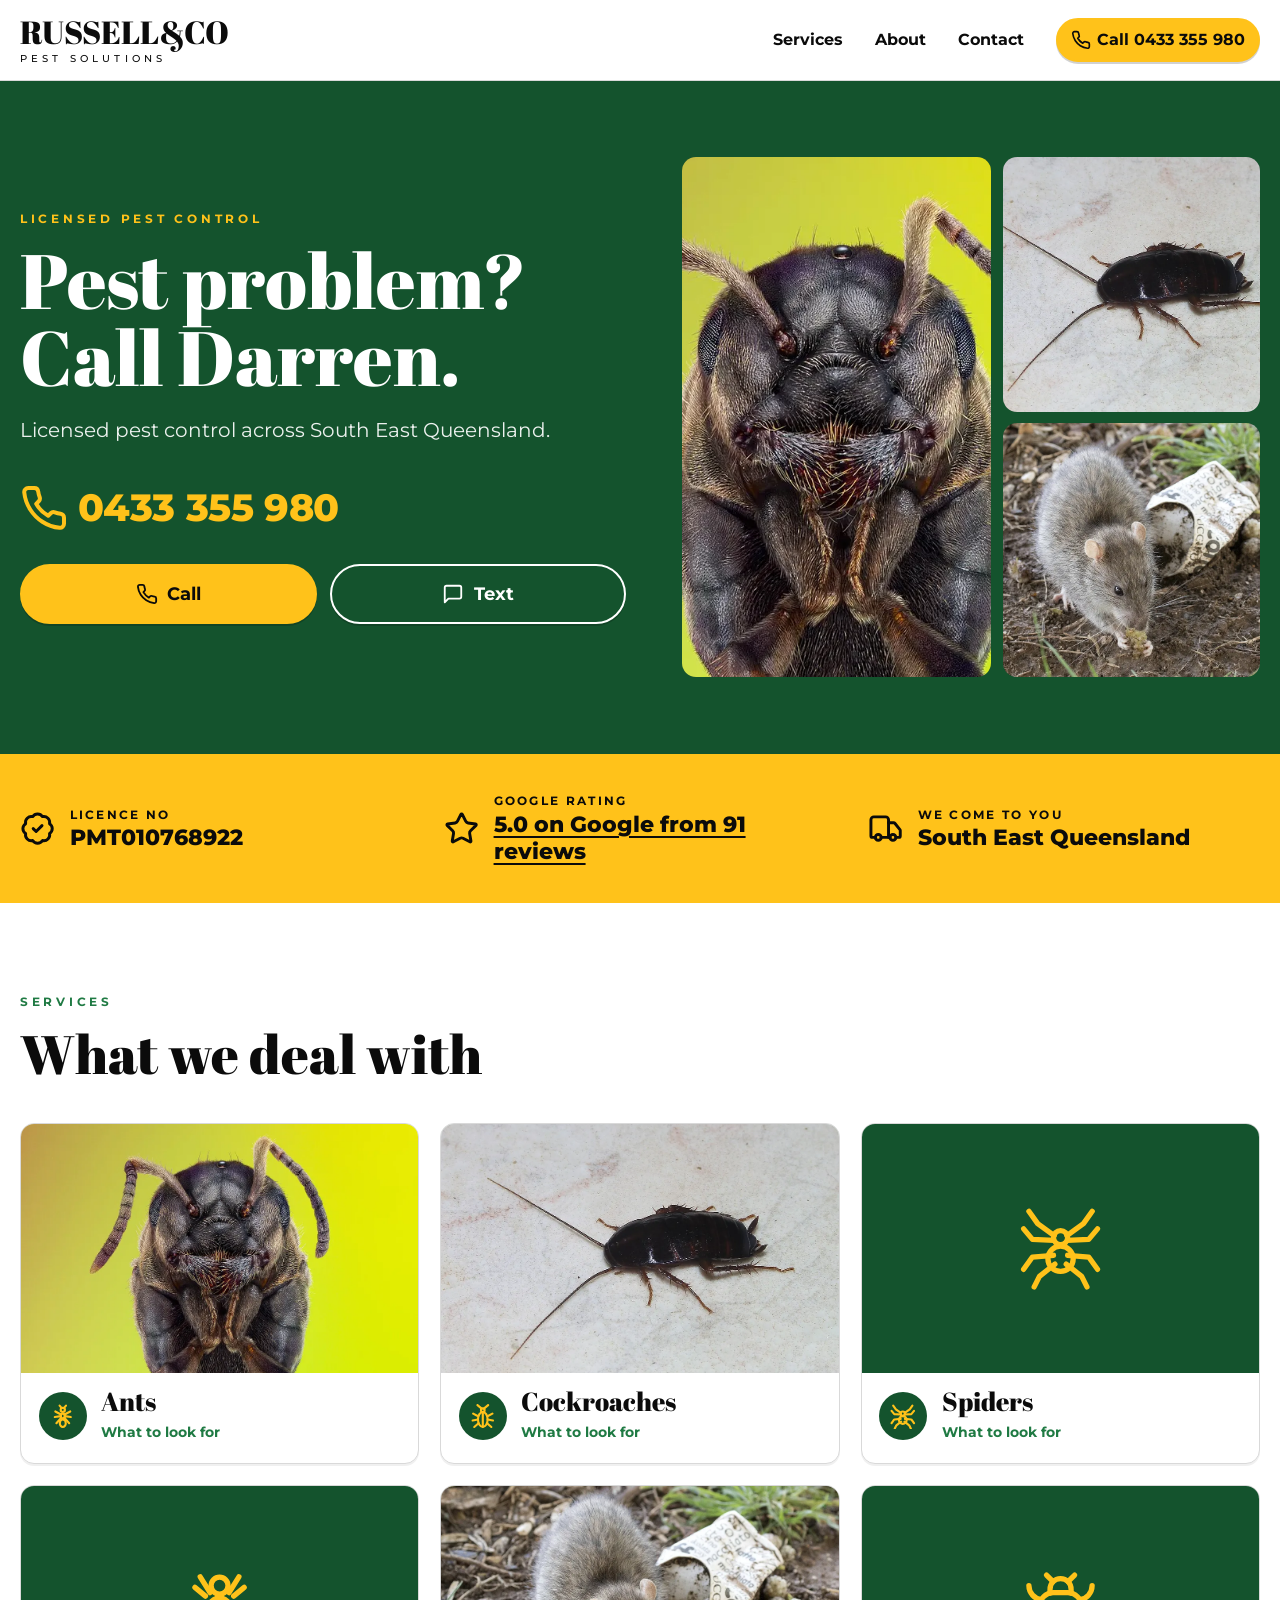
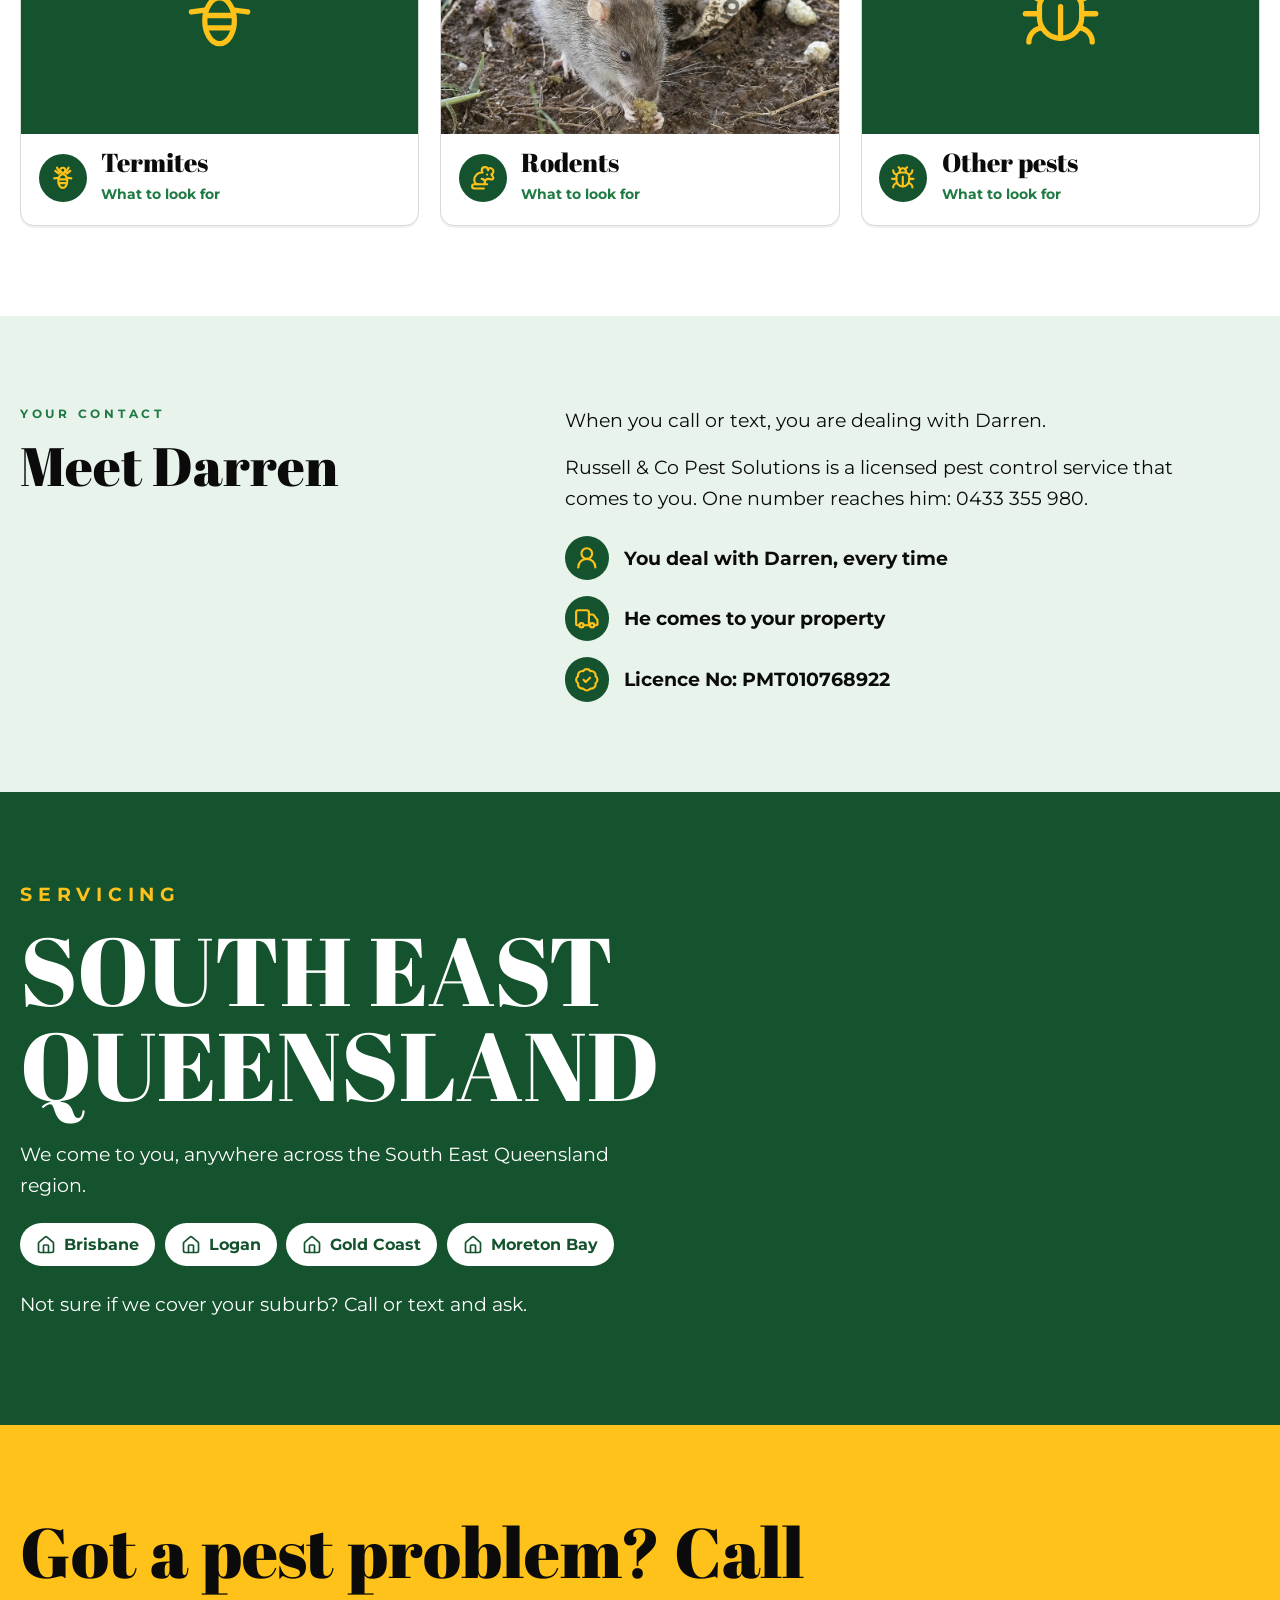
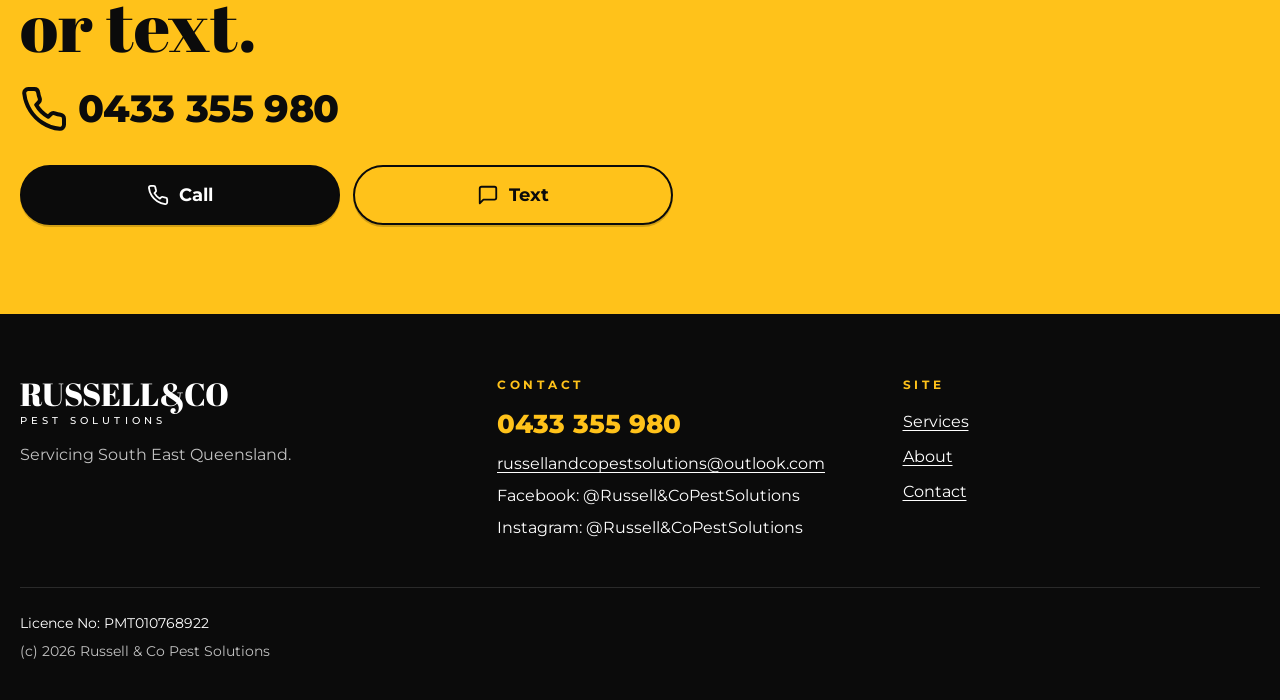
<file: index.html>
<!DOCTYPE html>
<html lang="en-AU">
<head>
<meta charset="utf-8">
<meta name="viewport" content="width=device-width, initial-scale=1">
<title>Licensed Pest Control | Russell &amp; Co Pest Solutions</title>
<meta name="description" content="Licensed pest control across South East Queensland. Call or text Darren on 0433 355 980. Licence No: PMT010768922.">
<meta name="theme-color" content="#14532D">
<meta property="og:title" content="Licensed Pest Control | Russell &amp; Co Pest Solutions">
<meta property="og:description" content="Licensed pest control across South East Queensland. Call or text Darren on 0433 355 980. Licence No: PMT010768922.">
<meta property="og:type" content="website">
<meta property="og:image" content="images/og-image.png">
<meta name="twitter:card" content="summary_large_image">
<link rel="icon" href="images/favicon.svg" type="image/svg+xml">
<link rel="icon" href="images/favicon-32.png" sizes="32x32" type="image/png">
<link rel="apple-touch-icon" href="images/apple-touch-icon.png">
<link rel="preconnect" href="https://fonts.googleapis.com">
<link rel="preconnect" href="https://fonts.gstatic.com" crossorigin>
<link href="https://fonts.googleapis.com/css2?family=Abril+Fatface&amp;family=Montserrat:wght@400;500;700;800&amp;display=swap" rel="stylesheet">
<link rel="stylesheet" href="styles.css">
<script src="main.js" defer></script>
<script type="application/ld+json">
{
  "@context": "https://schema.org",
  "@type": "PestControlService",
  "name": "Russell & Co Pest Solutions",
  "telephone": "+61433355980",
  "email": "russellandcopestsolutions@outlook.com",
  "areaServed": {
    "@type": "AdministrativeArea",
    "name": "South East Queensland"
  },
  "identifier": {
    "@type": "PropertyValue",
    "name": "Licence number",
    "value": "PMT010768922"
  }
}
</script>
</head>
<body class="has-callbar">
<svg class="visually-hidden" xmlns="http://www.w3.org/2000/svg" aria-hidden="true" focusable="false" width="0" height="0">
<symbol id="i-phone" viewBox="0 0 24 24"><path d="M22 16.92v3a2 2 0 0 1-2.18 2 19.79 19.79 0 0 1-8.63-3.07 19.5 19.5 0 0 1-6-6 19.79 19.79 0 0 1-3.07-8.67A2 2 0 0 1 4.11 2h3a2 2 0 0 1 2 1.72 12.84 12.84 0 0 0 .7 2.81 2 2 0 0 1-.45 2.11L8.09 9.91a16 16 0 0 0 6 6l1.27-1.27a2 2 0 0 1 2.11-.45 12.84 12.84 0 0 0 2.81.7A2 2 0 0 1 22 16.92z" /></symbol>
<symbol id="i-message-square" viewBox="0 0 24 24"><path d="M21 15a2 2 0 0 1-2 2H7l-4 4V5a2 2 0 0 1 2-2h14a2 2 0 0 1 2 2z" /></symbol>
<symbol id="i-mail" viewBox="0 0 24 24"><rect width="20" height="16" x="2" y="4" rx="2" /> <path d="m22 7-8.97 5.7a1.94 1.94 0 0 1-2.06 0L2 7" /></symbol>
<symbol id="i-star" viewBox="0 0 24 24"><path d="M11.525 2.295a.53.53 0 0 1 .95 0l2.31 4.679a2.123 2.123 0 0 0 1.595 1.16l5.166.756a.53.53 0 0 1 .294.904l-3.736 3.638a2.123 2.123 0 0 0-.611 1.878l.882 5.14a.53.53 0 0 1-.771.56l-4.618-2.428a2.122 2.122 0 0 0-1.973 0L6.396 21.01a.53.53 0 0 1-.77-.56l.881-5.139a2.122 2.122 0 0 0-.611-1.879L2.16 9.795a.53.53 0 0 1 .294-.906l5.165-.755a2.122 2.122 0 0 0 1.597-1.16z" /></symbol>
<symbol id="i-badge-check" viewBox="0 0 24 24"><path d="M3.85 8.62a4 4 0 0 1 4.78-4.77 4 4 0 0 1 6.74 0 4 4 0 0 1 4.78 4.78 4 4 0 0 1 0 6.74 4 4 0 0 1-4.77 4.78 4 4 0 0 1-6.75 0 4 4 0 0 1-4.78-4.77 4 4 0 0 1 0-6.76Z" /> <path d="m9 12 2 2 4-4" /></symbol>
<symbol id="i-house" viewBox="0 0 24 24"><path d="M15 21v-8a1 1 0 0 0-1-1h-4a1 1 0 0 0-1 1v8" /> <path d="M3 10a2 2 0 0 1 .709-1.528l7-5.999a2 2 0 0 1 2.582 0l7 5.999A2 2 0 0 1 21 10v9a2 2 0 0 1-2 2H5a2 2 0 0 1-2-2z" /></symbol>
<symbol id="i-truck" viewBox="0 0 24 24"><path d="M14 18V6a2 2 0 0 0-2-2H4a2 2 0 0 0-2 2v11a1 1 0 0 0 1 1h2" /> <path d="M15 18H9" /> <path d="M19 18h2a1 1 0 0 0 1-1v-3.65a1 1 0 0 0-.22-.624l-3.48-4.35A1 1 0 0 0 17.52 8H14" /> <circle cx="17" cy="18" r="2" /> <circle cx="7" cy="18" r="2" /></symbol>
<symbol id="i-user-round" viewBox="0 0 24 24"><circle cx="12" cy="8" r="5" /> <path d="M20 21a8 8 0 0 0-16 0" /></symbol>
<symbol id="i-search" viewBox="0 0 24 24"><circle cx="11" cy="11" r="8" /> <path d="m21 21-4.3-4.3" /></symbol>
<symbol id="i-rat" viewBox="0 0 24 24"><path d="M17 5c0-1.7-1.3-3-3-3s-3 1.3-3 3c0 .8.3 1.5.8 2H11c-3.9 0-7 3.1-7 7c0 2.2 1.8 4 4 4" /> <path d="M16.8 3.9c.3-.3.6-.5 1-.7 1.5-.6 3.3.1 3.9 1.6.6 1.5-.1 3.3-1.6 3.9l1.6 2.8c.2.3.2.7.2 1-.2.8-.9 1.2-1.7 1.1 0 0-1.6-.3-2.7-.6H17c-1.7 0-3 1.3-3 3" /> <path d="M13.2 18a3 3 0 0 0-2.2-5" /> <path d="M13 22H4a2 2 0 0 1 0-4h12" /> <path d="M16 9h.01" /></symbol>
<symbol id="i-bug" viewBox="0 0 24 24"><path d="m8 2 1.88 1.88" /> <path d="M14.12 3.88 16 2" /> <path d="M9 7.13v-1a3.003 3.003 0 1 1 6 0v1" /> <path d="M12 20c-3.3 0-6-2.7-6-6v-3a4 4 0 0 1 4-4h4a4 4 0 0 1 4 4v3c0 3.3-2.7 6-6 6" /> <path d="M12 20v-9" /> <path d="M6.53 9C4.6 8.8 3 7.1 3 5" /> <path d="M6 13H2" /> <path d="M3 21c0-2.1 1.7-3.9 3.8-4" /> <path d="M20.97 5c0 2.1-1.6 3.8-3.5 4" /> <path d="M22 13h-4" /> <path d="M17.2 17c2.1.1 3.8 1.9 3.8 4" /></symbol>
<symbol id="i-spray-can" viewBox="0 0 24 24"><path d="M3 3h.01" /> <path d="M7 5h.01" /> <path d="M11 7h.01" /> <path d="M3 7h.01" /> <path d="M7 9h.01" /> <path d="M3 11h.01" /> <rect width="4" height="4" x="15" y="5" /> <path d="m19 9 2 2v10c0 .6-.4 1-1 1h-6c-.6 0-1-.4-1-1V11l2-2" /> <path d="m13 14 8-2" /> <path d="m13 19 8-2" /></symbol>
<symbol id="i-check" viewBox="0 0 24 24"><path d="M20 6 9 17l-5-5" /></symbol>
<symbol id="i-ant" viewBox="0 0 24 24"><circle cx="12" cy="5.5" r="2"/><ellipse cx="12" cy="11.2" rx="1.8" ry="2.2"/><ellipse cx="12" cy="18" rx="2.8" ry="3.6"/><path d="M10.3 9.8 5 7M10.2 11.4 4.5 12.2M10.4 13 6 18M13.7 9.8 19 7M13.8 11.4 19.5 12.2M13.6 13 18 18M11 3.9 9 1.5M13 3.9 15 1.5"/></symbol>
<symbol id="i-spider" viewBox="0 0 24 24"><circle cx="12" cy="9" r="2"/><circle cx="12" cy="15" r="3.6"/><path d="M10.2 8.4 5.5 5 3 1.5M10.1 9.8 4 9.5 1.5 6.5M10 14 4 14.5 1.5 18M10.4 16.5 6 20 4.5 23M13.8 8.4 18.5 5 21 1.5M13.9 9.8 20 9.5 22.5 6.5M14 14 20 14.5 22.5 18M13.6 16.5 18 20 19.5 23"/></symbol>
<symbol id="i-cockroach" viewBox="0 0 24 24"><ellipse cx="12" cy="14.5" rx="4.5" ry="7"/><circle cx="12" cy="5.8" r="1.7"/><path d="M12 8.5V21.5M7.6 11.5 3 9M7.5 14.5 2.5 15.5M8 18 4 21.5M16.4 11.5 21 9M16.5 14.5 21.5 15.5M16 18 20 21.5M11 4.3 7 1M13 4.3 17 1"/></symbol>
<symbol id="i-termite" viewBox="0 0 24 24"><circle cx="12" cy="5" r="2.4"/><ellipse cx="12" cy="15" rx="4.2" ry="6.5"/><path d="M8 13.5H16M8.2 17H15.8M8 8 5 5.5M16 8 19 5.5M9.3 7 6.5 2.5M14.7 7 17.5 2.5M7.9 12 4 12.5M16.1 12 20 12.5"/></symbol>
</svg>
<a class="skip-link" href="#main">Skip to content</a>
<header class="site-header">
<div class="container header-inner">
<!-- FALLBACK WORDMARK: replace with real logo -->
<a class="brand" href="index.html" aria-label="Russell &amp; Co Pest Solutions, home">
<span class="brand-name" aria-hidden="true">RUSSELL&amp;CO</span>
<span class="brand-sub" aria-hidden="true">Pest Solutions</span>
</a>
<a class="btn btn-amber header-call" href="tel:+61433355980"><svg class="icon" aria-hidden="true" focusable="false"><use href="#i-phone"/></svg><span>Call <span class="num">0433 355 980</span></span></a>
<button class="nav-toggle" type="button" aria-expanded="false" aria-controls="site-nav">Menu</button>
<nav class="site-nav" id="site-nav" aria-label="Main">
<ul>
<li><a href="services.html">Services</a></li>
<li><a href="about.html">About</a></li>
<li><a href="contact.html">Contact</a></li>
</ul>
</nav>
</div>
</header>
<main id="main">
<section class="hero dark" data-callbar-trigger>
<div class="container hero-grid">
<div>
<p class="eyebrow">Licensed pest control</p>
<h1>Pest problem? Call Darren.</h1>
<p class="lead">Licensed pest control across South East Queensland.</p>
<a class="hero-phone" href="tel:+61433355980" aria-label="Call 0433 355 980"><svg class="icon" aria-hidden="true" focusable="false"><use href="#i-phone"/></svg>0433 355 980</a>
<div class="btn-row"><a class="btn btn-amber btn-lg" href="tel:+61433355980"><svg class="icon" aria-hidden="true" focusable="false"><use href="#i-phone"/></svg>Call</a><a class="btn btn-ghost btn-lg" href="sms:+61433355980"><svg class="icon" aria-hidden="true" focusable="false"><use href="#i-message-square"/></svg>Text</a></div>
</div>
<div class="hero-media"><figure><picture><source srcset="images/pest-ants.webp" type="image/webp"><img src="images/pest-ants.jpg" alt="Close-up photo of an ant, front on" width="1000" height="664"></picture></figure><figure><picture><source srcset="images/pest-cockroaches.webp" type="image/webp"><img src="images/pest-cockroaches.jpg" alt="Close-up photo of a cockroach on a surface" width="1000" height="667"></picture></figure><figure><picture><source srcset="images/pest-rodents.webp" type="image/webp"><img src="images/pest-rodents.jpg" alt="Photo of a brown rat" width="1000" height="717"></picture></figure></div>
</div>
</section>

<section class="trust" aria-label="Credentials">
<div class="container">
<ul>
<li><svg class="icon" aria-hidden="true" focusable="false"><use href="#i-badge-check"/></svg><span><span class="trust-label">Licence No</span><span class="trust-value">PMT010768922</span></span></li>
<li><svg class="icon" aria-hidden="true" focusable="false"><use href="#i-star"/></svg><span><span class="trust-label">Google rating</span>
<!-- VERIFY RATING AT LAUNCH -->
<span class="trust-value"><a href="https://www.google.com/maps/search/?api=1&amp;query=Russell+%26+Co+Pest+Solutions" target="_blank" rel="noopener">5.0 on Google from 91 reviews</a></span></span></li>
<li><svg class="icon" aria-hidden="true" focusable="false"><use href="#i-truck"/></svg><span><span class="trust-label">We come to you</span><span class="trust-value">South East Queensland</span></span></li>
</ul>
</div>
</section>

<section class="section reveal" aria-labelledby="deal-h">
<div class="container">
<div class="section-head"><p class="eyebrow">Services</p><h2 id="deal-h">What we deal with</h2></div>
<ul class="cards">
<li><a class="card" href="services.html#ants">
<div class="card-img"><picture><source srcset="images/pest-ants.webp" type="image/webp"><img src="images/pest-ants.jpg" alt="Close-up photo of an ant, front on" width="1000" height="664" loading="lazy"></picture></div>
<span class="card-body"><span class="card-icon"><svg class="icon" aria-hidden="true" focusable="false"><use href="#i-ant"/></svg></span><span><span class="card-name">Ants</span><span class="card-more">What to look for</span></span></span>
</a></li>
<li><a class="card" href="services.html#cockroaches">
<div class="card-img"><picture><source srcset="images/pest-cockroaches.webp" type="image/webp"><img src="images/pest-cockroaches.jpg" alt="Close-up photo of a cockroach on a surface" width="1000" height="667" loading="lazy"></picture></div>
<span class="card-body"><span class="card-icon"><svg class="icon" aria-hidden="true" focusable="false"><use href="#i-cockroach"/></svg></span><span><span class="card-name">Cockroaches</span><span class="card-more">What to look for</span></span></span>
</a></li>
<li><a class="card" href="services.html#spiders">
<div class="card-img card-img--icon"><svg class="icon" aria-hidden="true" focusable="false"><use href="#i-spider"/></svg></div>
<span class="card-body"><span class="card-icon"><svg class="icon" aria-hidden="true" focusable="false"><use href="#i-spider"/></svg></span><span><span class="card-name">Spiders</span><span class="card-more">What to look for</span></span></span>
</a></li>
<li><a class="card" href="services.html#termites">
<div class="card-img card-img--icon"><svg class="icon" aria-hidden="true" focusable="false"><use href="#i-termite"/></svg></div>
<span class="card-body"><span class="card-icon"><svg class="icon" aria-hidden="true" focusable="false"><use href="#i-termite"/></svg></span><span><span class="card-name">Termites</span><span class="card-more">What to look for</span></span></span>
</a></li>
<li><a class="card" href="services.html#rodents">
<div class="card-img"><picture><source srcset="images/pest-rodents.webp" type="image/webp"><img src="images/pest-rodents.jpg" alt="Photo of a brown rat" width="1000" height="717" loading="lazy"></picture></div>
<span class="card-body"><span class="card-icon"><svg class="icon" aria-hidden="true" focusable="false"><use href="#i-rat"/></svg></span><span><span class="card-name">Rodents</span><span class="card-more">What to look for</span></span></span>
</a></li>
<li><a class="card" href="services.html#other">
<div class="card-img card-img--icon"><svg class="icon" aria-hidden="true" focusable="false"><use href="#i-bug"/></svg></div>
<span class="card-body"><span class="card-icon"><svg class="icon" aria-hidden="true" focusable="false"><use href="#i-bug"/></svg></span><span><span class="card-name">Other pests</span><span class="card-more">What to look for</span></span></span>
</a></li>
</ul>
</div>
</section>

<section class="section bg-mint reveal" aria-labelledby="darren-h">
<div class="container split">
<div><p class="eyebrow">Your contact</p><h2 id="darren-h">Meet Darren</h2></div>
<div class="prose">
<p>When you call or text, you are dealing with Darren.</p>
<p>Russell &amp; Co Pest Solutions is a licensed pest control service that comes to you. One number reaches him: 0433 355 980.</p>
<ul class="points"><li><span class="card-icon"><svg class="icon" aria-hidden="true" focusable="false"><use href="#i-user-round"/></svg></span>You deal with Darren, every time</li><li><span class="card-icon"><svg class="icon" aria-hidden="true" focusable="false"><use href="#i-truck"/></svg></span>He comes to your property</li><li><span class="card-icon"><svg class="icon" aria-hidden="true" focusable="false"><use href="#i-badge-check"/></svg></span>Licence No: PMT010768922</li></ul>
</div>
</div>
</section>

<section class="section area dark reveal" aria-labelledby="area-h">
<div class="container">
<p class="eyebrow">Servicing</p>
<h2 id="area-h">South East Queensland</h2>
<p>We come to you, anywhere across the South East Queensland region.</p>
<ul class="chips" aria-label="Regions">
<li><svg class="icon" aria-hidden="true" focusable="false"><use href="#i-house"/></svg>Brisbane</li><li><svg class="icon" aria-hidden="true" focusable="false"><use href="#i-house"/></svg>Logan</li><li><svg class="icon" aria-hidden="true" focusable="false"><use href="#i-house"/></svg>Gold Coast</li><li><svg class="icon" aria-hidden="true" focusable="false"><use href="#i-house"/></svg>Moreton Bay</li>
</ul>
<p>Not sure if we cover your suburb? Call or text and ask.</p>
</div>
</section>

<section class="section callband bg-amber reveal" aria-labelledby="call-h">
<div class="container">
<h2 id="call-h">Got a pest problem? Call or text.</h2>
<a class="hero-phone" href="tel:+61433355980" aria-label="Call 0433 355 980"><svg class="icon" aria-hidden="true" focusable="false"><use href="#i-phone"/></svg>0433 355 980</a>
<div class="btn-row"><a class="btn btn-amber btn-lg" href="tel:+61433355980"><svg class="icon" aria-hidden="true" focusable="false"><use href="#i-phone"/></svg>Call</a><a class="btn btn-ghost btn-lg" href="sms:+61433355980"><svg class="icon" aria-hidden="true" focusable="false"><use href="#i-message-square"/></svg>Text</a></div>
</div>
</section>
</main>
<footer class="site-footer">
<div class="container">
<div class="footer-grid">
<div>
<!-- FALLBACK WORDMARK: replace with real logo -->
<a class="brand on-dark" href="index.html" aria-label="Russell &amp; Co Pest Solutions, home">
<span class="brand-name" aria-hidden="true">RUSSELL&amp;CO</span>
<span class="brand-sub" aria-hidden="true">Pest Solutions</span>
</a>
<p class="muted footer-tag">Servicing South East Queensland.</p>
</div>
<div>
<h2>Contact</h2>
<p><a class="footer-phone" href="tel:+61433355980">0433 355 980</a></p>
<p><a href="mailto:russellandcopestsolutions@outlook.com">russellandcopestsolutions@outlook.com</a></p>
<p>Facebook: @Russell&amp;CoPestSolutions</p>
<p>Instagram: @Russell&amp;CoPestSolutions</p>
</div>
<div>
<h2>Site</h2>
<ul class="footer-links">
<li><a href="services.html">Services</a></li>
<li><a href="about.html">About</a></li>
<li><a href="contact.html">Contact</a></li>
</ul>
</div>
</div>
<div class="footer-base">
<p>Licence No: PMT010768922</p>
<p class="muted">(c) 2026 Russell &amp; Co Pest Solutions</p>
</div>
</div>
</footer>
<div class="callbar" id="callbar">
<a class="btn" href="tel:+61433355980"><svg class="icon" aria-hidden="true" focusable="false"><use href="#i-phone"/></svg>Call</a>
<a class="btn" href="sms:+61433355980"><svg class="icon" aria-hidden="true" focusable="false"><use href="#i-message-square"/></svg>Text</a>
</div>
</body>
</html>
</file>
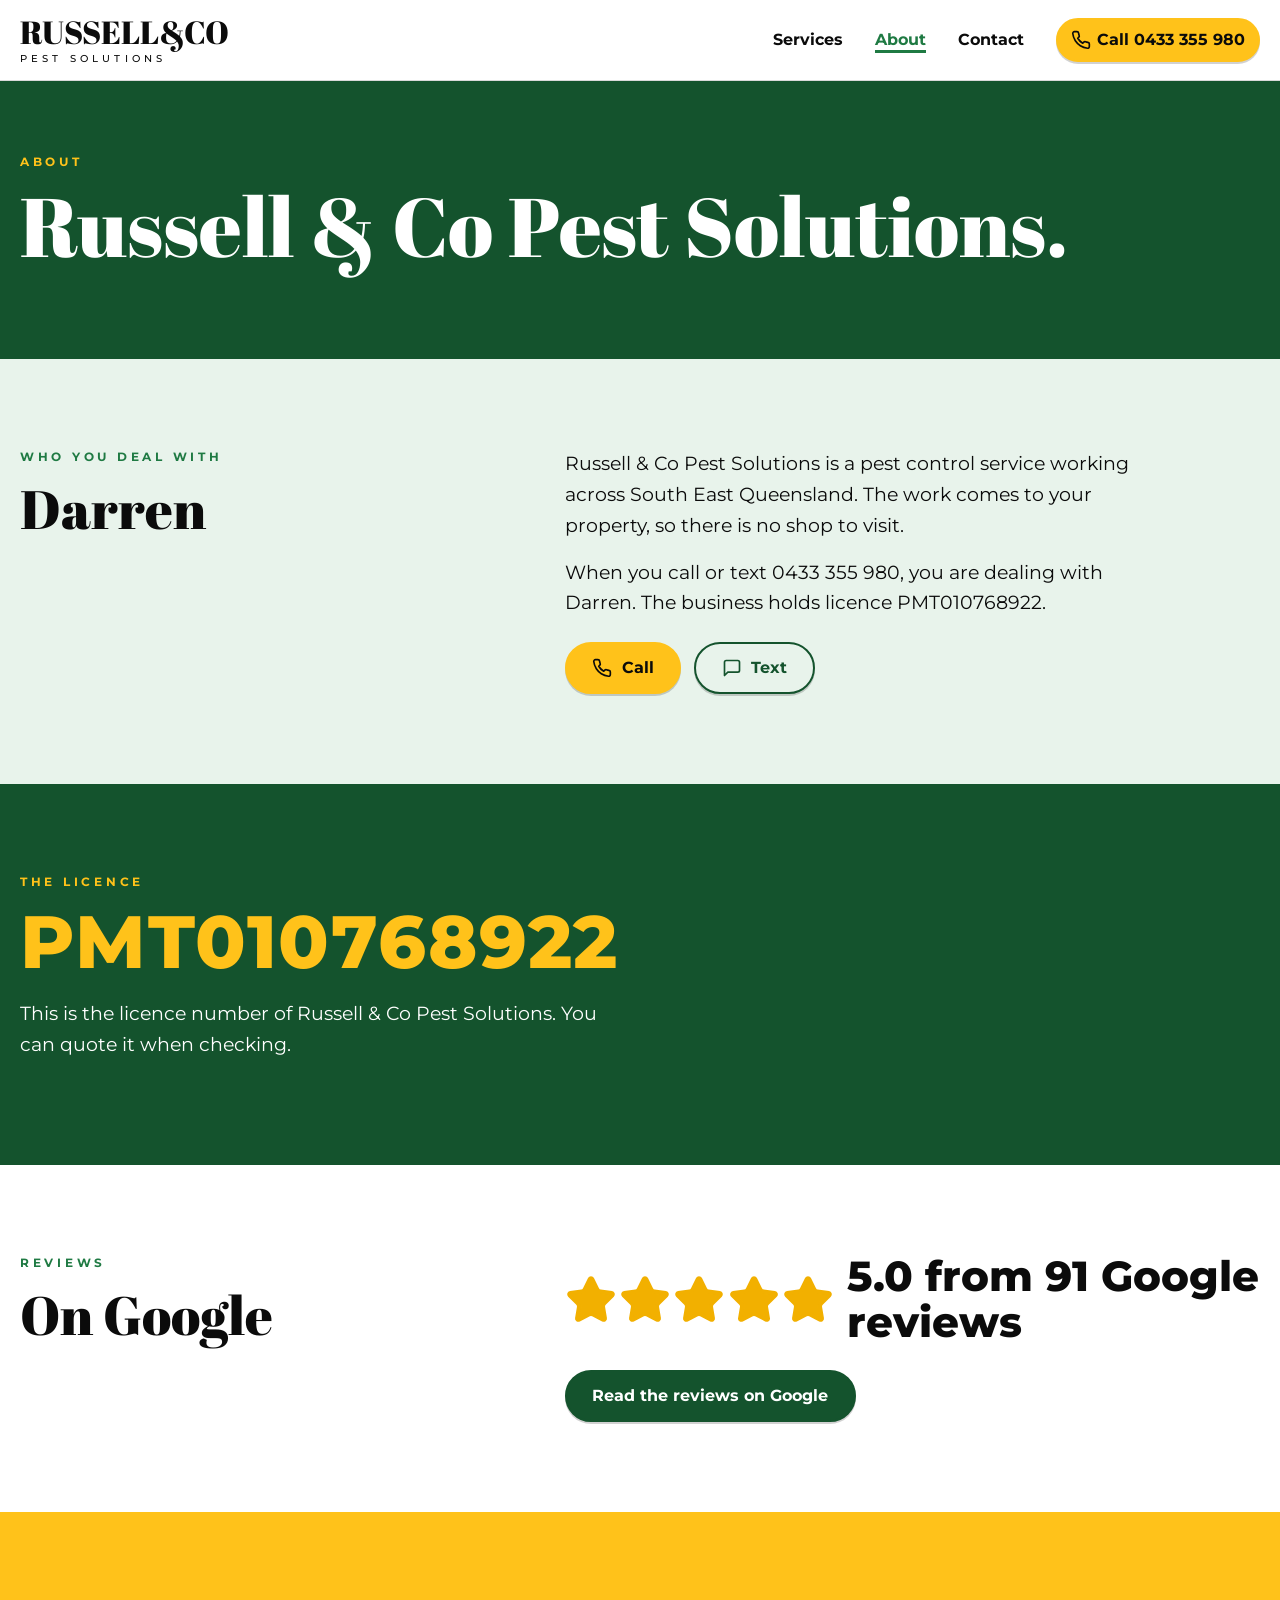
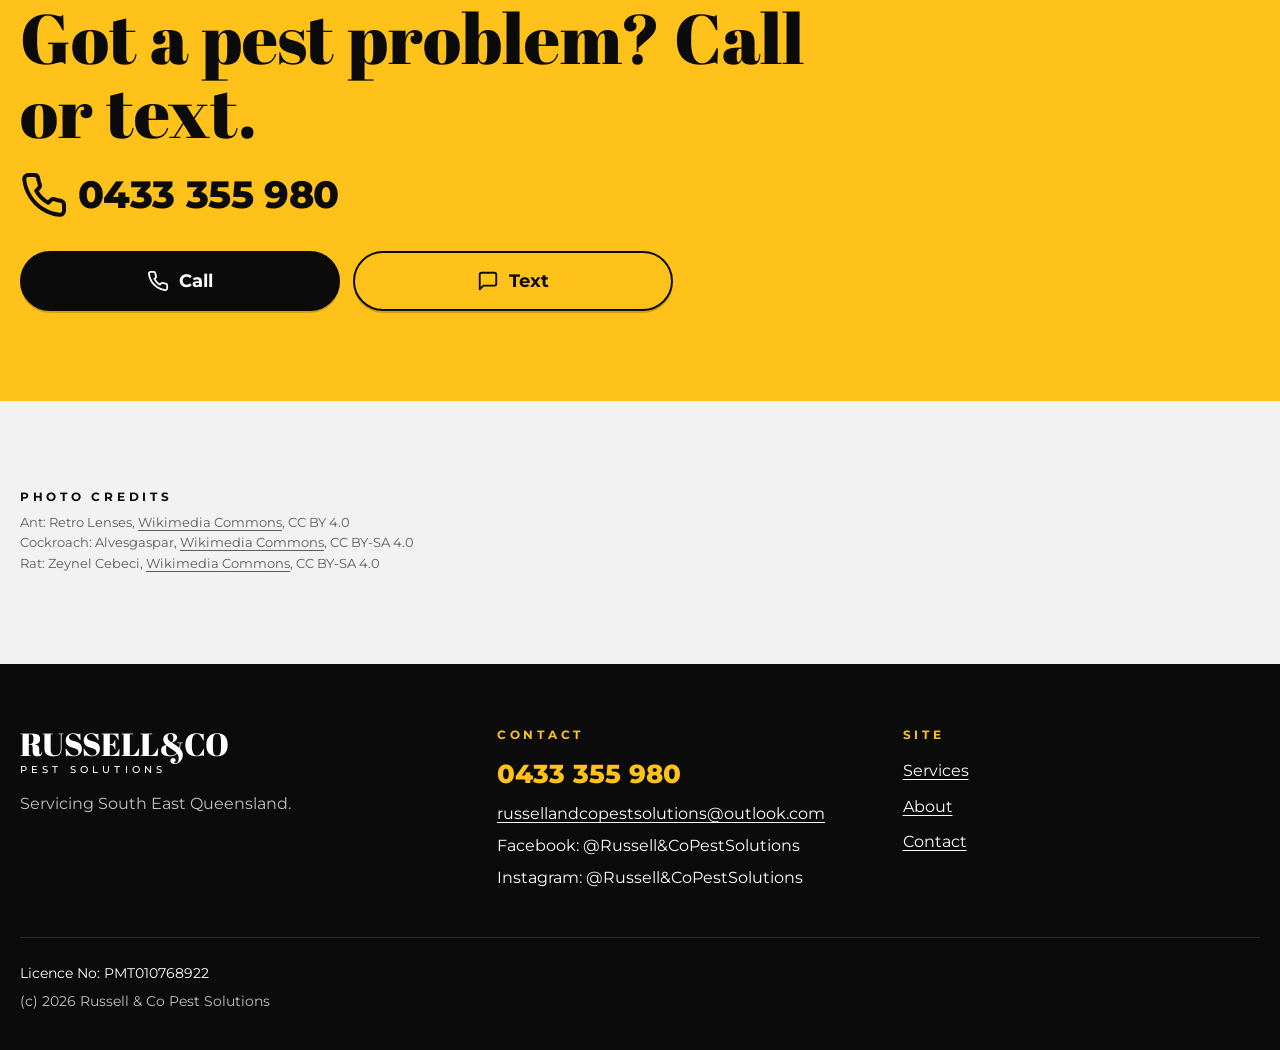
<file: about.html>
<!DOCTYPE html>
<html lang="en-AU">
<head>
<meta charset="utf-8">
<meta name="viewport" content="width=device-width, initial-scale=1">
<title>About | Russell &amp; Co Pest Solutions</title>
<meta name="description" content="Russell &amp; Co Pest Solutions is a licensed pest control service across South East Queensland. Licence No: PMT010768922.">
<meta name="theme-color" content="#14532D">
<meta property="og:title" content="About | Russell &amp; Co Pest Solutions">
<meta property="og:description" content="Russell &amp; Co Pest Solutions is a licensed pest control service across South East Queensland. Licence No: PMT010768922.">
<meta property="og:type" content="website">
<meta property="og:image" content="images/og-image.png">
<meta name="twitter:card" content="summary_large_image">
<link rel="icon" href="images/favicon.svg" type="image/svg+xml">
<link rel="icon" href="images/favicon-32.png" sizes="32x32" type="image/png">
<link rel="apple-touch-icon" href="images/apple-touch-icon.png">
<link rel="preconnect" href="https://fonts.googleapis.com">
<link rel="preconnect" href="https://fonts.gstatic.com" crossorigin>
<link href="https://fonts.googleapis.com/css2?family=Abril+Fatface&amp;family=Montserrat:wght@400;500;700;800&amp;display=swap" rel="stylesheet">
<link rel="stylesheet" href="styles.css">
<script src="main.js" defer></script>
</head>
<body class="has-callbar">
<svg class="visually-hidden" xmlns="http://www.w3.org/2000/svg" aria-hidden="true" focusable="false" width="0" height="0">
<symbol id="i-phone" viewBox="0 0 24 24"><path d="M22 16.92v3a2 2 0 0 1-2.18 2 19.79 19.79 0 0 1-8.63-3.07 19.5 19.5 0 0 1-6-6 19.79 19.79 0 0 1-3.07-8.67A2 2 0 0 1 4.11 2h3a2 2 0 0 1 2 1.72 12.84 12.84 0 0 0 .7 2.81 2 2 0 0 1-.45 2.11L8.09 9.91a16 16 0 0 0 6 6l1.27-1.27a2 2 0 0 1 2.11-.45 12.84 12.84 0 0 0 2.81.7A2 2 0 0 1 22 16.92z" /></symbol>
<symbol id="i-message-square" viewBox="0 0 24 24"><path d="M21 15a2 2 0 0 1-2 2H7l-4 4V5a2 2 0 0 1 2-2h14a2 2 0 0 1 2 2z" /></symbol>
<symbol id="i-mail" viewBox="0 0 24 24"><rect width="20" height="16" x="2" y="4" rx="2" /> <path d="m22 7-8.97 5.7a1.94 1.94 0 0 1-2.06 0L2 7" /></symbol>
<symbol id="i-star" viewBox="0 0 24 24"><path d="M11.525 2.295a.53.53 0 0 1 .95 0l2.31 4.679a2.123 2.123 0 0 0 1.595 1.16l5.166.756a.53.53 0 0 1 .294.904l-3.736 3.638a2.123 2.123 0 0 0-.611 1.878l.882 5.14a.53.53 0 0 1-.771.56l-4.618-2.428a2.122 2.122 0 0 0-1.973 0L6.396 21.01a.53.53 0 0 1-.77-.56l.881-5.139a2.122 2.122 0 0 0-.611-1.879L2.16 9.795a.53.53 0 0 1 .294-.906l5.165-.755a2.122 2.122 0 0 0 1.597-1.16z" /></symbol>
<symbol id="i-badge-check" viewBox="0 0 24 24"><path d="M3.85 8.62a4 4 0 0 1 4.78-4.77 4 4 0 0 1 6.74 0 4 4 0 0 1 4.78 4.78 4 4 0 0 1 0 6.74 4 4 0 0 1-4.77 4.78 4 4 0 0 1-6.75 0 4 4 0 0 1-4.78-4.77 4 4 0 0 1 0-6.76Z" /> <path d="m9 12 2 2 4-4" /></symbol>
<symbol id="i-house" viewBox="0 0 24 24"><path d="M15 21v-8a1 1 0 0 0-1-1h-4a1 1 0 0 0-1 1v8" /> <path d="M3 10a2 2 0 0 1 .709-1.528l7-5.999a2 2 0 0 1 2.582 0l7 5.999A2 2 0 0 1 21 10v9a2 2 0 0 1-2 2H5a2 2 0 0 1-2-2z" /></symbol>
<symbol id="i-truck" viewBox="0 0 24 24"><path d="M14 18V6a2 2 0 0 0-2-2H4a2 2 0 0 0-2 2v11a1 1 0 0 0 1 1h2" /> <path d="M15 18H9" /> <path d="M19 18h2a1 1 0 0 0 1-1v-3.65a1 1 0 0 0-.22-.624l-3.48-4.35A1 1 0 0 0 17.52 8H14" /> <circle cx="17" cy="18" r="2" /> <circle cx="7" cy="18" r="2" /></symbol>
<symbol id="i-user-round" viewBox="0 0 24 24"><circle cx="12" cy="8" r="5" /> <path d="M20 21a8 8 0 0 0-16 0" /></symbol>
<symbol id="i-search" viewBox="0 0 24 24"><circle cx="11" cy="11" r="8" /> <path d="m21 21-4.3-4.3" /></symbol>
<symbol id="i-rat" viewBox="0 0 24 24"><path d="M17 5c0-1.7-1.3-3-3-3s-3 1.3-3 3c0 .8.3 1.5.8 2H11c-3.9 0-7 3.1-7 7c0 2.2 1.8 4 4 4" /> <path d="M16.8 3.9c.3-.3.6-.5 1-.7 1.5-.6 3.3.1 3.9 1.6.6 1.5-.1 3.3-1.6 3.9l1.6 2.8c.2.3.2.7.2 1-.2.8-.9 1.2-1.7 1.1 0 0-1.6-.3-2.7-.6H17c-1.7 0-3 1.3-3 3" /> <path d="M13.2 18a3 3 0 0 0-2.2-5" /> <path d="M13 22H4a2 2 0 0 1 0-4h12" /> <path d="M16 9h.01" /></symbol>
<symbol id="i-bug" viewBox="0 0 24 24"><path d="m8 2 1.88 1.88" /> <path d="M14.12 3.88 16 2" /> <path d="M9 7.13v-1a3.003 3.003 0 1 1 6 0v1" /> <path d="M12 20c-3.3 0-6-2.7-6-6v-3a4 4 0 0 1 4-4h4a4 4 0 0 1 4 4v3c0 3.3-2.7 6-6 6" /> <path d="M12 20v-9" /> <path d="M6.53 9C4.6 8.8 3 7.1 3 5" /> <path d="M6 13H2" /> <path d="M3 21c0-2.1 1.7-3.9 3.8-4" /> <path d="M20.97 5c0 2.1-1.6 3.8-3.5 4" /> <path d="M22 13h-4" /> <path d="M17.2 17c2.1.1 3.8 1.9 3.8 4" /></symbol>
<symbol id="i-spray-can" viewBox="0 0 24 24"><path d="M3 3h.01" /> <path d="M7 5h.01" /> <path d="M11 7h.01" /> <path d="M3 7h.01" /> <path d="M7 9h.01" /> <path d="M3 11h.01" /> <rect width="4" height="4" x="15" y="5" /> <path d="m19 9 2 2v10c0 .6-.4 1-1 1h-6c-.6 0-1-.4-1-1V11l2-2" /> <path d="m13 14 8-2" /> <path d="m13 19 8-2" /></symbol>
<symbol id="i-check" viewBox="0 0 24 24"><path d="M20 6 9 17l-5-5" /></symbol>
<symbol id="i-ant" viewBox="0 0 24 24"><circle cx="12" cy="5.5" r="2"/><ellipse cx="12" cy="11.2" rx="1.8" ry="2.2"/><ellipse cx="12" cy="18" rx="2.8" ry="3.6"/><path d="M10.3 9.8 5 7M10.2 11.4 4.5 12.2M10.4 13 6 18M13.7 9.8 19 7M13.8 11.4 19.5 12.2M13.6 13 18 18M11 3.9 9 1.5M13 3.9 15 1.5"/></symbol>
<symbol id="i-spider" viewBox="0 0 24 24"><circle cx="12" cy="9" r="2"/><circle cx="12" cy="15" r="3.6"/><path d="M10.2 8.4 5.5 5 3 1.5M10.1 9.8 4 9.5 1.5 6.5M10 14 4 14.5 1.5 18M10.4 16.5 6 20 4.5 23M13.8 8.4 18.5 5 21 1.5M13.9 9.8 20 9.5 22.5 6.5M14 14 20 14.5 22.5 18M13.6 16.5 18 20 19.5 23"/></symbol>
<symbol id="i-cockroach" viewBox="0 0 24 24"><ellipse cx="12" cy="14.5" rx="4.5" ry="7"/><circle cx="12" cy="5.8" r="1.7"/><path d="M12 8.5V21.5M7.6 11.5 3 9M7.5 14.5 2.5 15.5M8 18 4 21.5M16.4 11.5 21 9M16.5 14.5 21.5 15.5M16 18 20 21.5M11 4.3 7 1M13 4.3 17 1"/></symbol>
<symbol id="i-termite" viewBox="0 0 24 24"><circle cx="12" cy="5" r="2.4"/><ellipse cx="12" cy="15" rx="4.2" ry="6.5"/><path d="M8 13.5H16M8.2 17H15.8M8 8 5 5.5M16 8 19 5.5M9.3 7 6.5 2.5M14.7 7 17.5 2.5M7.9 12 4 12.5M16.1 12 20 12.5"/></symbol>
</svg>
<a class="skip-link" href="#main">Skip to content</a>
<header class="site-header">
<div class="container header-inner">
<!-- FALLBACK WORDMARK: replace with real logo -->
<a class="brand" href="index.html" aria-label="Russell &amp; Co Pest Solutions, home">
<span class="brand-name" aria-hidden="true">RUSSELL&amp;CO</span>
<span class="brand-sub" aria-hidden="true">Pest Solutions</span>
</a>
<a class="btn btn-amber header-call" href="tel:+61433355980"><svg class="icon" aria-hidden="true" focusable="false"><use href="#i-phone"/></svg><span>Call <span class="num">0433 355 980</span></span></a>
<button class="nav-toggle" type="button" aria-expanded="false" aria-controls="site-nav">Menu</button>
<nav class="site-nav" id="site-nav" aria-label="Main">
<ul>
<li><a href="services.html">Services</a></li>
<li><a href="about.html" aria-current="page">About</a></li>
<li><a href="contact.html">Contact</a></li>
</ul>
</nav>
</div>
</header>
<main id="main">
<section class="page-head dark" data-callbar-trigger>
<div class="container">
<p class="eyebrow">About</p>
<h1>Russell &amp; Co Pest Solutions.</h1>
</div>
</section>

<section class="section bg-mint reveal" aria-labelledby="who-h">
<div class="container split">
<div><p class="eyebrow">Who you deal with</p><h2 id="who-h">Darren</h2></div>
<div class="prose">
<p>Russell &amp; Co Pest Solutions is a pest control service working across South East Queensland. The work comes to your property, so there is no shop to visit.</p>
<p>When you call or text 0433 355 980, you are dealing with Darren. The business holds licence PMT010768922.</p>
<div class="btn-row"><a class="btn btn-amber" href="tel:+61433355980"><svg class="icon" aria-hidden="true" focusable="false"><use href="#i-phone"/></svg>Call</a><a class="btn btn-ghost" href="sms:+61433355980"><svg class="icon" aria-hidden="true" focusable="false"><use href="#i-message-square"/></svg>Text</a></div>
</div>
</div>
</section>

<section class="section dark reveal" aria-labelledby="licence-h">
<div class="container">
<p class="eyebrow">The licence</p>
<h2 id="licence-h" class="visually-hidden">Licence number</h2>
<p class="licence-number">PMT010768922</p>
<p class="prose">This is the licence number of Russell &amp; Co Pest Solutions. You can quote it when checking.</p>
</div>
</section>

<section class="section reveal" aria-labelledby="reviews-h">
<div class="container split">
<div><p class="eyebrow">Reviews</p><h2 id="reviews-h">On Google</h2></div>
<div>
<!-- VERIFY RATING AT LAUNCH -->
<p class="rating-line"><span class="stars" aria-hidden="true"><svg class="icon" aria-hidden="true" focusable="false"><use href="#i-star"/></svg><svg class="icon" aria-hidden="true" focusable="false"><use href="#i-star"/></svg><svg class="icon" aria-hidden="true" focusable="false"><use href="#i-star"/></svg><svg class="icon" aria-hidden="true" focusable="false"><use href="#i-star"/></svg><svg class="icon" aria-hidden="true" focusable="false"><use href="#i-star"/></svg></span>5.0 from 91 Google reviews</p>
<div class="btn-row"><a class="btn" href="https://www.google.com/maps/search/?api=1&amp;query=Russell+%26+Co+Pest+Solutions" target="_blank" rel="noopener">Read the reviews on Google</a></div>
</div>
</div>
</section>

<section class="section callband bg-amber reveal" aria-labelledby="call-h">
<div class="container">
<h2 id="call-h">Got a pest problem? Call or text.</h2>
<a class="hero-phone" href="tel:+61433355980" aria-label="Call 0433 355 980"><svg class="icon" aria-hidden="true" focusable="false"><use href="#i-phone"/></svg>0433 355 980</a>
<div class="btn-row"><a class="btn btn-amber btn-lg" href="tel:+61433355980"><svg class="icon" aria-hidden="true" focusable="false"><use href="#i-phone"/></svg>Call</a><a class="btn btn-ghost btn-lg" href="sms:+61433355980"><svg class="icon" aria-hidden="true" focusable="false"><use href="#i-message-square"/></svg>Text</a></div>
</div>
</section>
<section class="section bg-fog" aria-labelledby="credits-h">
<div class="container credits">
<h2 id="credits-h" class="credits-h">Photo credits</h2>
<ul><li>Ant: Retro Lenses, <a href="https://commons.wikimedia.org/wiki/File:Portrait_of_an_ant,_full_face_view.jpg">Wikimedia Commons</a>, CC BY 4.0</li><li>Cockroach: Alvesgaspar, <a href="https://commons.wikimedia.org/wiki/File:Cockroach_May_2007-1.jpg">Wikimedia Commons</a>, CC BY-SA 4.0</li><li>Rat: Zeynel Cebeci, <a href="https://commons.wikimedia.org/wiki/File:Rattus_norvegicus_-_Brown_rat_01.jpg">Wikimedia Commons</a>, CC BY-SA 4.0</li></ul>
</div>
</section>
</main>
<footer class="site-footer">
<div class="container">
<div class="footer-grid">
<div>
<!-- FALLBACK WORDMARK: replace with real logo -->
<a class="brand on-dark" href="index.html" aria-label="Russell &amp; Co Pest Solutions, home">
<span class="brand-name" aria-hidden="true">RUSSELL&amp;CO</span>
<span class="brand-sub" aria-hidden="true">Pest Solutions</span>
</a>
<p class="muted footer-tag">Servicing South East Queensland.</p>
</div>
<div>
<h2>Contact</h2>
<p><a class="footer-phone" href="tel:+61433355980">0433 355 980</a></p>
<p><a href="mailto:russellandcopestsolutions@outlook.com">russellandcopestsolutions@outlook.com</a></p>
<p>Facebook: @Russell&amp;CoPestSolutions</p>
<p>Instagram: @Russell&amp;CoPestSolutions</p>
</div>
<div>
<h2>Site</h2>
<ul class="footer-links">
<li><a href="services.html">Services</a></li>
<li><a href="about.html">About</a></li>
<li><a href="contact.html">Contact</a></li>
</ul>
</div>
</div>
<div class="footer-base">
<p>Licence No: PMT010768922</p>
<p class="muted">(c) 2026 Russell &amp; Co Pest Solutions</p>
</div>
</div>
</footer>
<div class="callbar" id="callbar">
<a class="btn" href="tel:+61433355980"><svg class="icon" aria-hidden="true" focusable="false"><use href="#i-phone"/></svg>Call</a>
<a class="btn" href="sms:+61433355980"><svg class="icon" aria-hidden="true" focusable="false"><use href="#i-message-square"/></svg>Text</a>
</div>
</body>
</html>
</file>
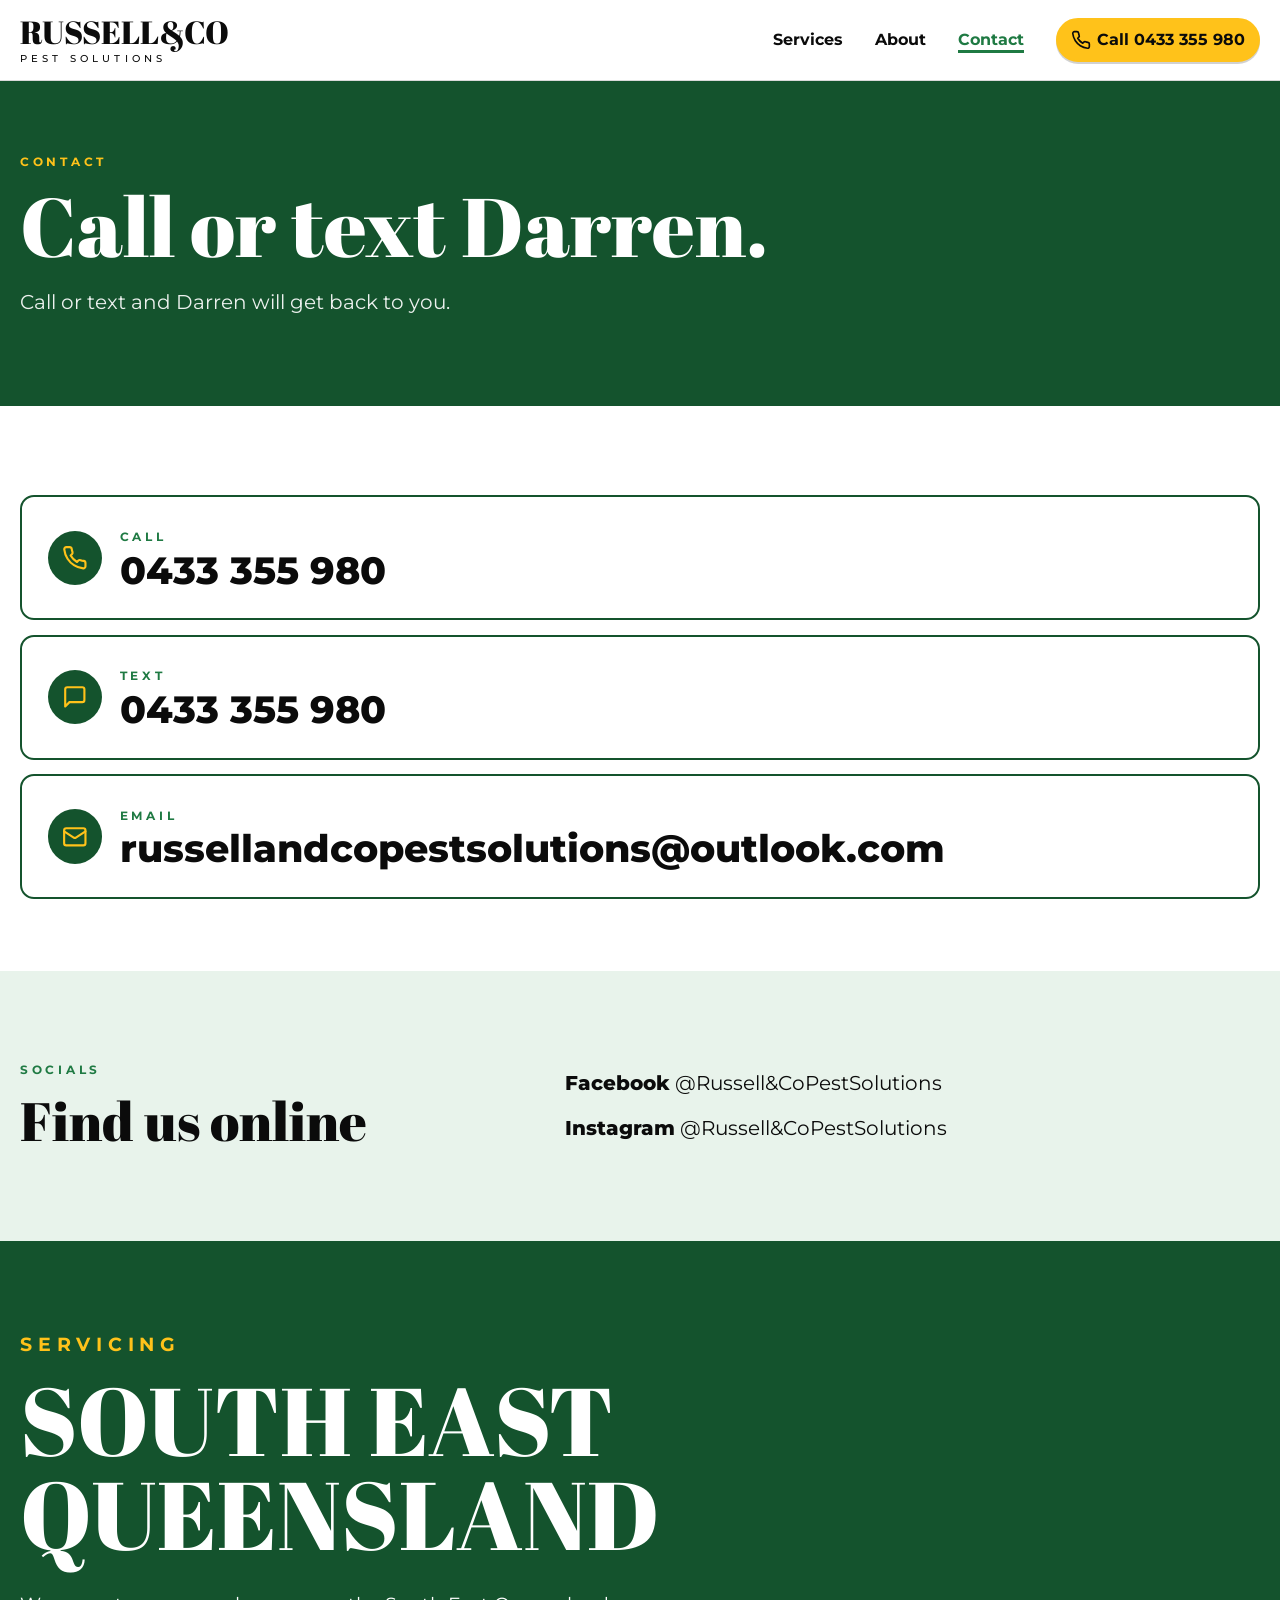
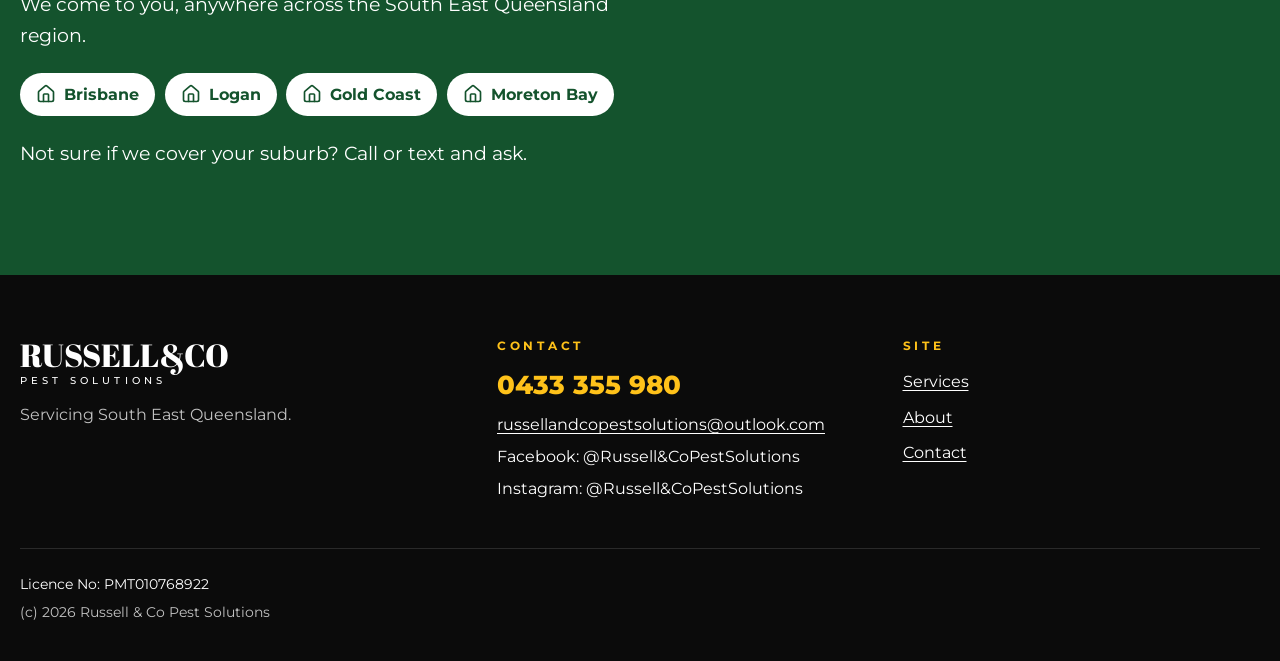
<file: contact.html>
<!DOCTYPE html>
<html lang="en-AU">
<head>
<meta charset="utf-8">
<meta name="viewport" content="width=device-width, initial-scale=1">
<title>Contact | Russell &amp; Co Pest Solutions</title>
<meta name="description" content="Call or text Darren on 0433 355 980, or email. Russell &amp; Co Pest Solutions services South East Queensland.">
<meta name="theme-color" content="#14532D">
<meta property="og:title" content="Contact | Russell &amp; Co Pest Solutions">
<meta property="og:description" content="Call or text Darren on 0433 355 980, or email. Russell &amp; Co Pest Solutions services South East Queensland.">
<meta property="og:type" content="website">
<meta property="og:image" content="images/og-image.png">
<meta name="twitter:card" content="summary_large_image">
<link rel="icon" href="images/favicon.svg" type="image/svg+xml">
<link rel="icon" href="images/favicon-32.png" sizes="32x32" type="image/png">
<link rel="apple-touch-icon" href="images/apple-touch-icon.png">
<link rel="preconnect" href="https://fonts.googleapis.com">
<link rel="preconnect" href="https://fonts.gstatic.com" crossorigin>
<link href="https://fonts.googleapis.com/css2?family=Abril+Fatface&amp;family=Montserrat:wght@400;500;700;800&amp;display=swap" rel="stylesheet">
<link rel="stylesheet" href="styles.css">
<script src="main.js" defer></script>
</head>
<body>
<svg class="visually-hidden" xmlns="http://www.w3.org/2000/svg" aria-hidden="true" focusable="false" width="0" height="0">
<symbol id="i-phone" viewBox="0 0 24 24"><path d="M22 16.92v3a2 2 0 0 1-2.18 2 19.79 19.79 0 0 1-8.63-3.07 19.5 19.5 0 0 1-6-6 19.79 19.79 0 0 1-3.07-8.67A2 2 0 0 1 4.11 2h3a2 2 0 0 1 2 1.72 12.84 12.84 0 0 0 .7 2.81 2 2 0 0 1-.45 2.11L8.09 9.91a16 16 0 0 0 6 6l1.27-1.27a2 2 0 0 1 2.11-.45 12.84 12.84 0 0 0 2.81.7A2 2 0 0 1 22 16.92z" /></symbol>
<symbol id="i-message-square" viewBox="0 0 24 24"><path d="M21 15a2 2 0 0 1-2 2H7l-4 4V5a2 2 0 0 1 2-2h14a2 2 0 0 1 2 2z" /></symbol>
<symbol id="i-mail" viewBox="0 0 24 24"><rect width="20" height="16" x="2" y="4" rx="2" /> <path d="m22 7-8.97 5.7a1.94 1.94 0 0 1-2.06 0L2 7" /></symbol>
<symbol id="i-star" viewBox="0 0 24 24"><path d="M11.525 2.295a.53.53 0 0 1 .95 0l2.31 4.679a2.123 2.123 0 0 0 1.595 1.16l5.166.756a.53.53 0 0 1 .294.904l-3.736 3.638a2.123 2.123 0 0 0-.611 1.878l.882 5.14a.53.53 0 0 1-.771.56l-4.618-2.428a2.122 2.122 0 0 0-1.973 0L6.396 21.01a.53.53 0 0 1-.77-.56l.881-5.139a2.122 2.122 0 0 0-.611-1.879L2.16 9.795a.53.53 0 0 1 .294-.906l5.165-.755a2.122 2.122 0 0 0 1.597-1.16z" /></symbol>
<symbol id="i-badge-check" viewBox="0 0 24 24"><path d="M3.85 8.62a4 4 0 0 1 4.78-4.77 4 4 0 0 1 6.74 0 4 4 0 0 1 4.78 4.78 4 4 0 0 1 0 6.74 4 4 0 0 1-4.77 4.78 4 4 0 0 1-6.75 0 4 4 0 0 1-4.78-4.77 4 4 0 0 1 0-6.76Z" /> <path d="m9 12 2 2 4-4" /></symbol>
<symbol id="i-house" viewBox="0 0 24 24"><path d="M15 21v-8a1 1 0 0 0-1-1h-4a1 1 0 0 0-1 1v8" /> <path d="M3 10a2 2 0 0 1 .709-1.528l7-5.999a2 2 0 0 1 2.582 0l7 5.999A2 2 0 0 1 21 10v9a2 2 0 0 1-2 2H5a2 2 0 0 1-2-2z" /></symbol>
<symbol id="i-truck" viewBox="0 0 24 24"><path d="M14 18V6a2 2 0 0 0-2-2H4a2 2 0 0 0-2 2v11a1 1 0 0 0 1 1h2" /> <path d="M15 18H9" /> <path d="M19 18h2a1 1 0 0 0 1-1v-3.65a1 1 0 0 0-.22-.624l-3.48-4.35A1 1 0 0 0 17.52 8H14" /> <circle cx="17" cy="18" r="2" /> <circle cx="7" cy="18" r="2" /></symbol>
<symbol id="i-user-round" viewBox="0 0 24 24"><circle cx="12" cy="8" r="5" /> <path d="M20 21a8 8 0 0 0-16 0" /></symbol>
<symbol id="i-search" viewBox="0 0 24 24"><circle cx="11" cy="11" r="8" /> <path d="m21 21-4.3-4.3" /></symbol>
<symbol id="i-rat" viewBox="0 0 24 24"><path d="M17 5c0-1.7-1.3-3-3-3s-3 1.3-3 3c0 .8.3 1.5.8 2H11c-3.9 0-7 3.1-7 7c0 2.2 1.8 4 4 4" /> <path d="M16.8 3.9c.3-.3.6-.5 1-.7 1.5-.6 3.3.1 3.9 1.6.6 1.5-.1 3.3-1.6 3.9l1.6 2.8c.2.3.2.7.2 1-.2.8-.9 1.2-1.7 1.1 0 0-1.6-.3-2.7-.6H17c-1.7 0-3 1.3-3 3" /> <path d="M13.2 18a3 3 0 0 0-2.2-5" /> <path d="M13 22H4a2 2 0 0 1 0-4h12" /> <path d="M16 9h.01" /></symbol>
<symbol id="i-bug" viewBox="0 0 24 24"><path d="m8 2 1.88 1.88" /> <path d="M14.12 3.88 16 2" /> <path d="M9 7.13v-1a3.003 3.003 0 1 1 6 0v1" /> <path d="M12 20c-3.3 0-6-2.7-6-6v-3a4 4 0 0 1 4-4h4a4 4 0 0 1 4 4v3c0 3.3-2.7 6-6 6" /> <path d="M12 20v-9" /> <path d="M6.53 9C4.6 8.8 3 7.1 3 5" /> <path d="M6 13H2" /> <path d="M3 21c0-2.1 1.7-3.9 3.8-4" /> <path d="M20.97 5c0 2.1-1.6 3.8-3.5 4" /> <path d="M22 13h-4" /> <path d="M17.2 17c2.1.1 3.8 1.9 3.8 4" /></symbol>
<symbol id="i-spray-can" viewBox="0 0 24 24"><path d="M3 3h.01" /> <path d="M7 5h.01" /> <path d="M11 7h.01" /> <path d="M3 7h.01" /> <path d="M7 9h.01" /> <path d="M3 11h.01" /> <rect width="4" height="4" x="15" y="5" /> <path d="m19 9 2 2v10c0 .6-.4 1-1 1h-6c-.6 0-1-.4-1-1V11l2-2" /> <path d="m13 14 8-2" /> <path d="m13 19 8-2" /></symbol>
<symbol id="i-check" viewBox="0 0 24 24"><path d="M20 6 9 17l-5-5" /></symbol>
<symbol id="i-ant" viewBox="0 0 24 24"><circle cx="12" cy="5.5" r="2"/><ellipse cx="12" cy="11.2" rx="1.8" ry="2.2"/><ellipse cx="12" cy="18" rx="2.8" ry="3.6"/><path d="M10.3 9.8 5 7M10.2 11.4 4.5 12.2M10.4 13 6 18M13.7 9.8 19 7M13.8 11.4 19.5 12.2M13.6 13 18 18M11 3.9 9 1.5M13 3.9 15 1.5"/></symbol>
<symbol id="i-spider" viewBox="0 0 24 24"><circle cx="12" cy="9" r="2"/><circle cx="12" cy="15" r="3.6"/><path d="M10.2 8.4 5.5 5 3 1.5M10.1 9.8 4 9.5 1.5 6.5M10 14 4 14.5 1.5 18M10.4 16.5 6 20 4.5 23M13.8 8.4 18.5 5 21 1.5M13.9 9.8 20 9.5 22.5 6.5M14 14 20 14.5 22.5 18M13.6 16.5 18 20 19.5 23"/></symbol>
<symbol id="i-cockroach" viewBox="0 0 24 24"><ellipse cx="12" cy="14.5" rx="4.5" ry="7"/><circle cx="12" cy="5.8" r="1.7"/><path d="M12 8.5V21.5M7.6 11.5 3 9M7.5 14.5 2.5 15.5M8 18 4 21.5M16.4 11.5 21 9M16.5 14.5 21.5 15.5M16 18 20 21.5M11 4.3 7 1M13 4.3 17 1"/></symbol>
<symbol id="i-termite" viewBox="0 0 24 24"><circle cx="12" cy="5" r="2.4"/><ellipse cx="12" cy="15" rx="4.2" ry="6.5"/><path d="M8 13.5H16M8.2 17H15.8M8 8 5 5.5M16 8 19 5.5M9.3 7 6.5 2.5M14.7 7 17.5 2.5M7.9 12 4 12.5M16.1 12 20 12.5"/></symbol>
</svg>
<a class="skip-link" href="#main">Skip to content</a>
<header class="site-header">
<div class="container header-inner">
<!-- FALLBACK WORDMARK: replace with real logo -->
<a class="brand" href="index.html" aria-label="Russell &amp; Co Pest Solutions, home">
<span class="brand-name" aria-hidden="true">RUSSELL&amp;CO</span>
<span class="brand-sub" aria-hidden="true">Pest Solutions</span>
</a>
<a class="btn btn-amber header-call" href="tel:+61433355980"><svg class="icon" aria-hidden="true" focusable="false"><use href="#i-phone"/></svg><span>Call <span class="num">0433 355 980</span></span></a>
<button class="nav-toggle" type="button" aria-expanded="false" aria-controls="site-nav">Menu</button>
<nav class="site-nav" id="site-nav" aria-label="Main">
<ul>
<li><a href="services.html">Services</a></li>
<li><a href="about.html">About</a></li>
<li><a href="contact.html" aria-current="page">Contact</a></li>
</ul>
</nav>
</div>
</header>
<main id="main">
<section class="page-head dark">
<div class="container">
<p class="eyebrow">Contact</p>
<h1>Call or text Darren.</h1>
<p class="lead">Call or text and Darren will get back to you.</p>
</div>
</section>

<section class="section rows-section reveal" aria-label="Contact options">
<div class="container">
<ul class="rows">
<li><a class="row" href="tel:+61433355980"><span class="card-icon"><svg class="icon" aria-hidden="true" focusable="false"><use href="#i-phone"/></svg></span><span><span class="eyebrow">Call</span><span class="row-value">0433 355 980</span></span></a></li>
<li><a class="row" href="sms:+61433355980"><span class="card-icon"><svg class="icon" aria-hidden="true" focusable="false"><use href="#i-message-square"/></svg></span><span><span class="eyebrow">Text</span><span class="row-value">0433 355 980</span></span></a></li>
<li><a class="row" href="mailto:russellandcopestsolutions@outlook.com"><span class="card-icon"><svg class="icon" aria-hidden="true" focusable="false"><use href="#i-mail"/></svg></span><span><span class="eyebrow">Email</span><span class="row-value">russellandcopestsolutions@outlook.com</span></span></a></li>
</ul>
</div>
</section>

<section class="section bg-mint reveal" aria-labelledby="social-h">
<div class="container split">
<div><p class="eyebrow">Socials</p><h2 id="social-h">Find us online</h2></div>
<ul class="socials">
<li><strong>Facebook</strong> @Russell&amp;CoPestSolutions</li>
<li><strong>Instagram</strong> @Russell&amp;CoPestSolutions</li>
</ul>
</div>
</section>

<section class="section area dark reveal" aria-labelledby="area-h">
<div class="container">
<p class="eyebrow">Servicing</p>
<h2 id="area-h">South East Queensland</h2>
<p>We come to you, anywhere across the South East Queensland region.</p>
<ul class="chips" aria-label="Regions">
<li><svg class="icon" aria-hidden="true" focusable="false"><use href="#i-house"/></svg>Brisbane</li><li><svg class="icon" aria-hidden="true" focusable="false"><use href="#i-house"/></svg>Logan</li><li><svg class="icon" aria-hidden="true" focusable="false"><use href="#i-house"/></svg>Gold Coast</li><li><svg class="icon" aria-hidden="true" focusable="false"><use href="#i-house"/></svg>Moreton Bay</li>
</ul>
<p>Not sure if we cover your suburb? Call or text and ask.</p>
</div>
</section>
</main>
<footer class="site-footer">
<div class="container">
<div class="footer-grid">
<div>
<!-- FALLBACK WORDMARK: replace with real logo -->
<a class="brand on-dark" href="index.html" aria-label="Russell &amp; Co Pest Solutions, home">
<span class="brand-name" aria-hidden="true">RUSSELL&amp;CO</span>
<span class="brand-sub" aria-hidden="true">Pest Solutions</span>
</a>
<p class="muted footer-tag">Servicing South East Queensland.</p>
</div>
<div>
<h2>Contact</h2>
<p><a class="footer-phone" href="tel:+61433355980">0433 355 980</a></p>
<p><a href="mailto:russellandcopestsolutions@outlook.com">russellandcopestsolutions@outlook.com</a></p>
<p>Facebook: @Russell&amp;CoPestSolutions</p>
<p>Instagram: @Russell&amp;CoPestSolutions</p>
</div>
<div>
<h2>Site</h2>
<ul class="footer-links">
<li><a href="services.html">Services</a></li>
<li><a href="about.html">About</a></li>
<li><a href="contact.html">Contact</a></li>
</ul>
</div>
</div>
<div class="footer-base">
<p>Licence No: PMT010768922</p>
<p class="muted">(c) 2026 Russell &amp; Co Pest Solutions</p>
</div>
</div>
</footer>
</body>
</html>
</file>
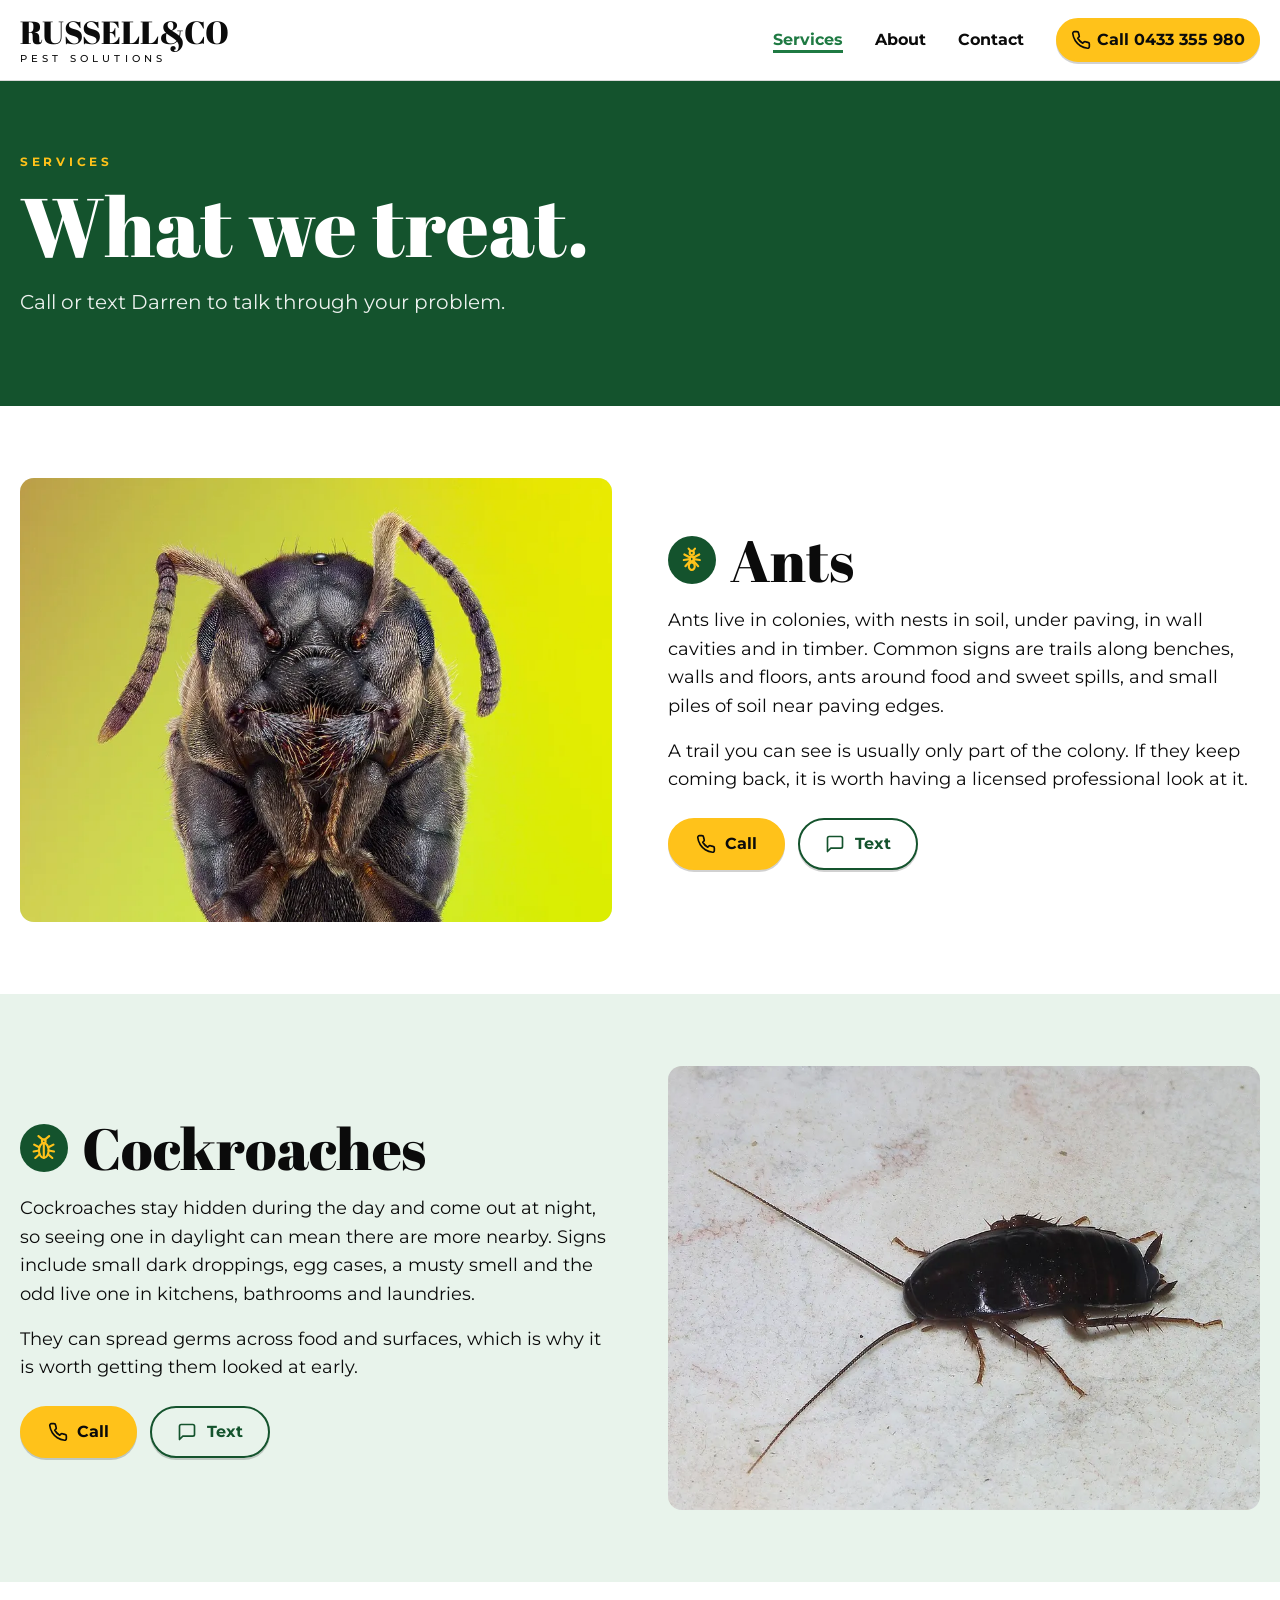
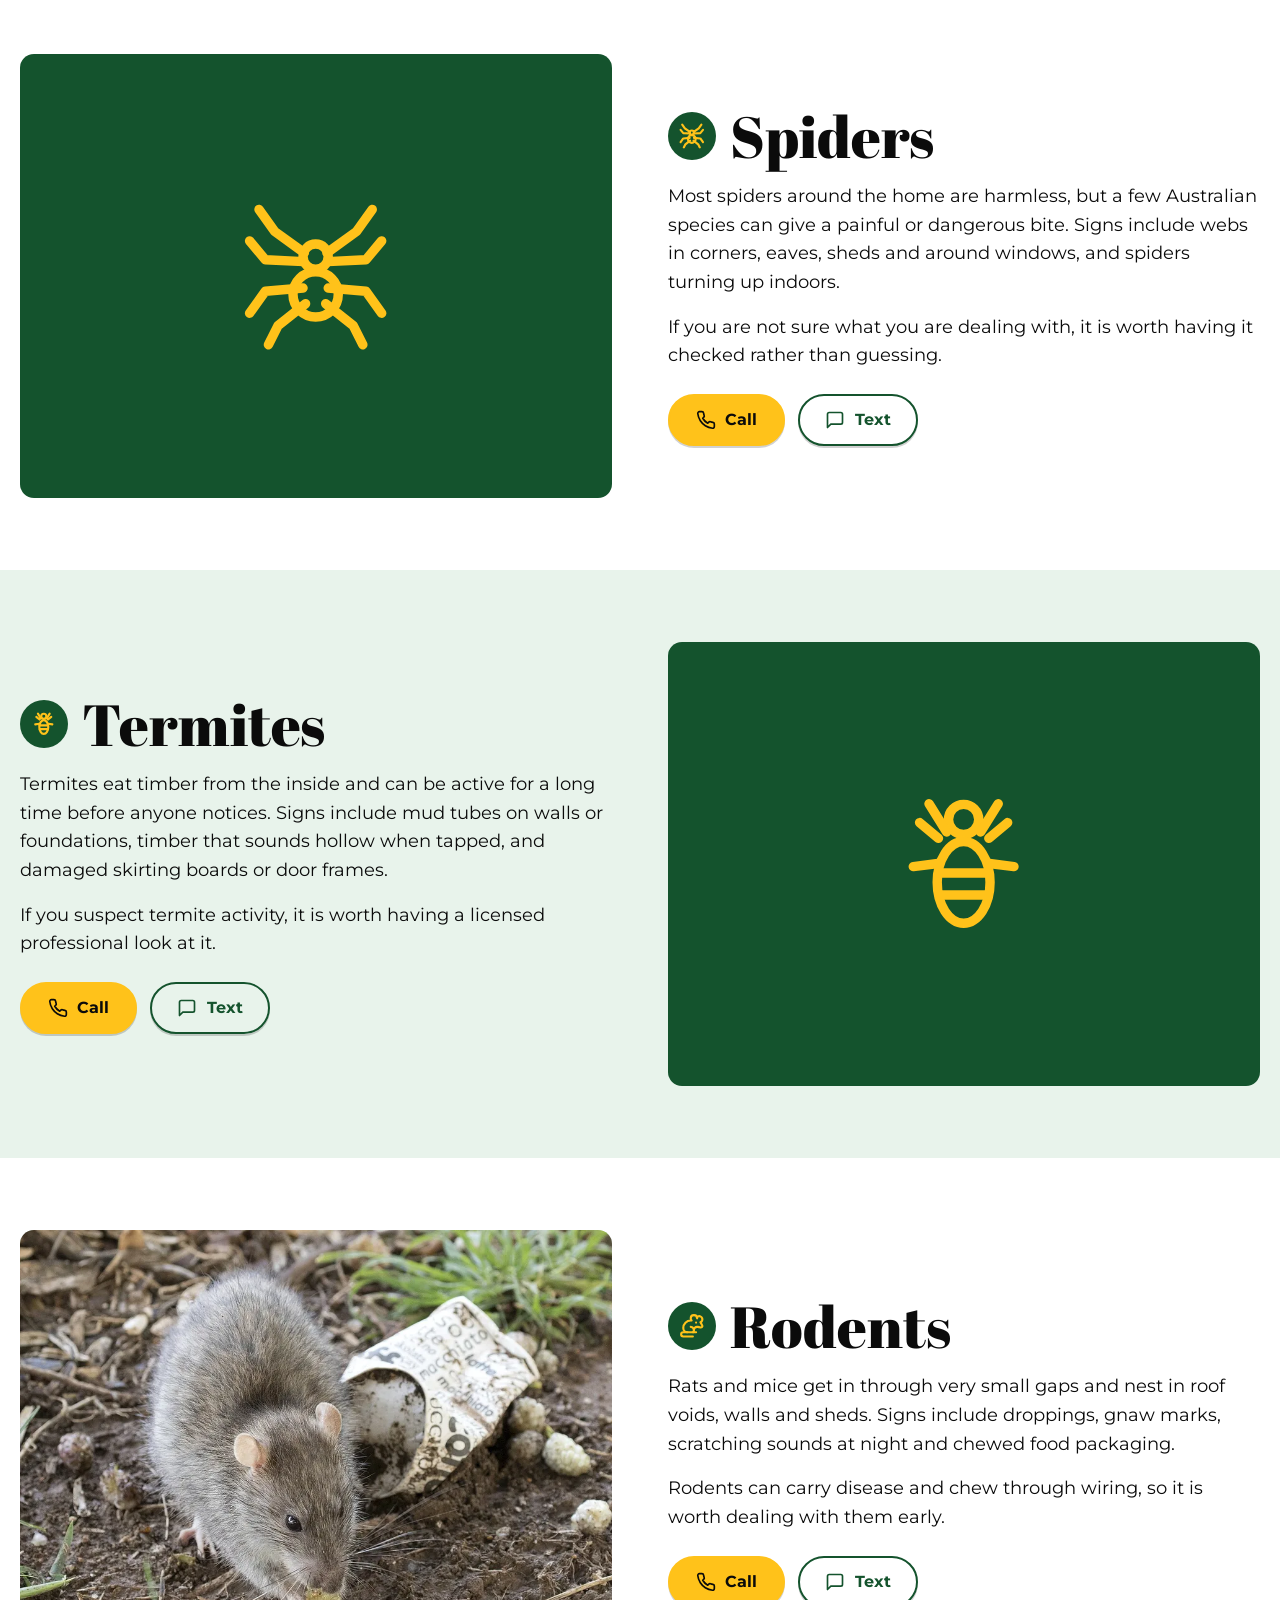
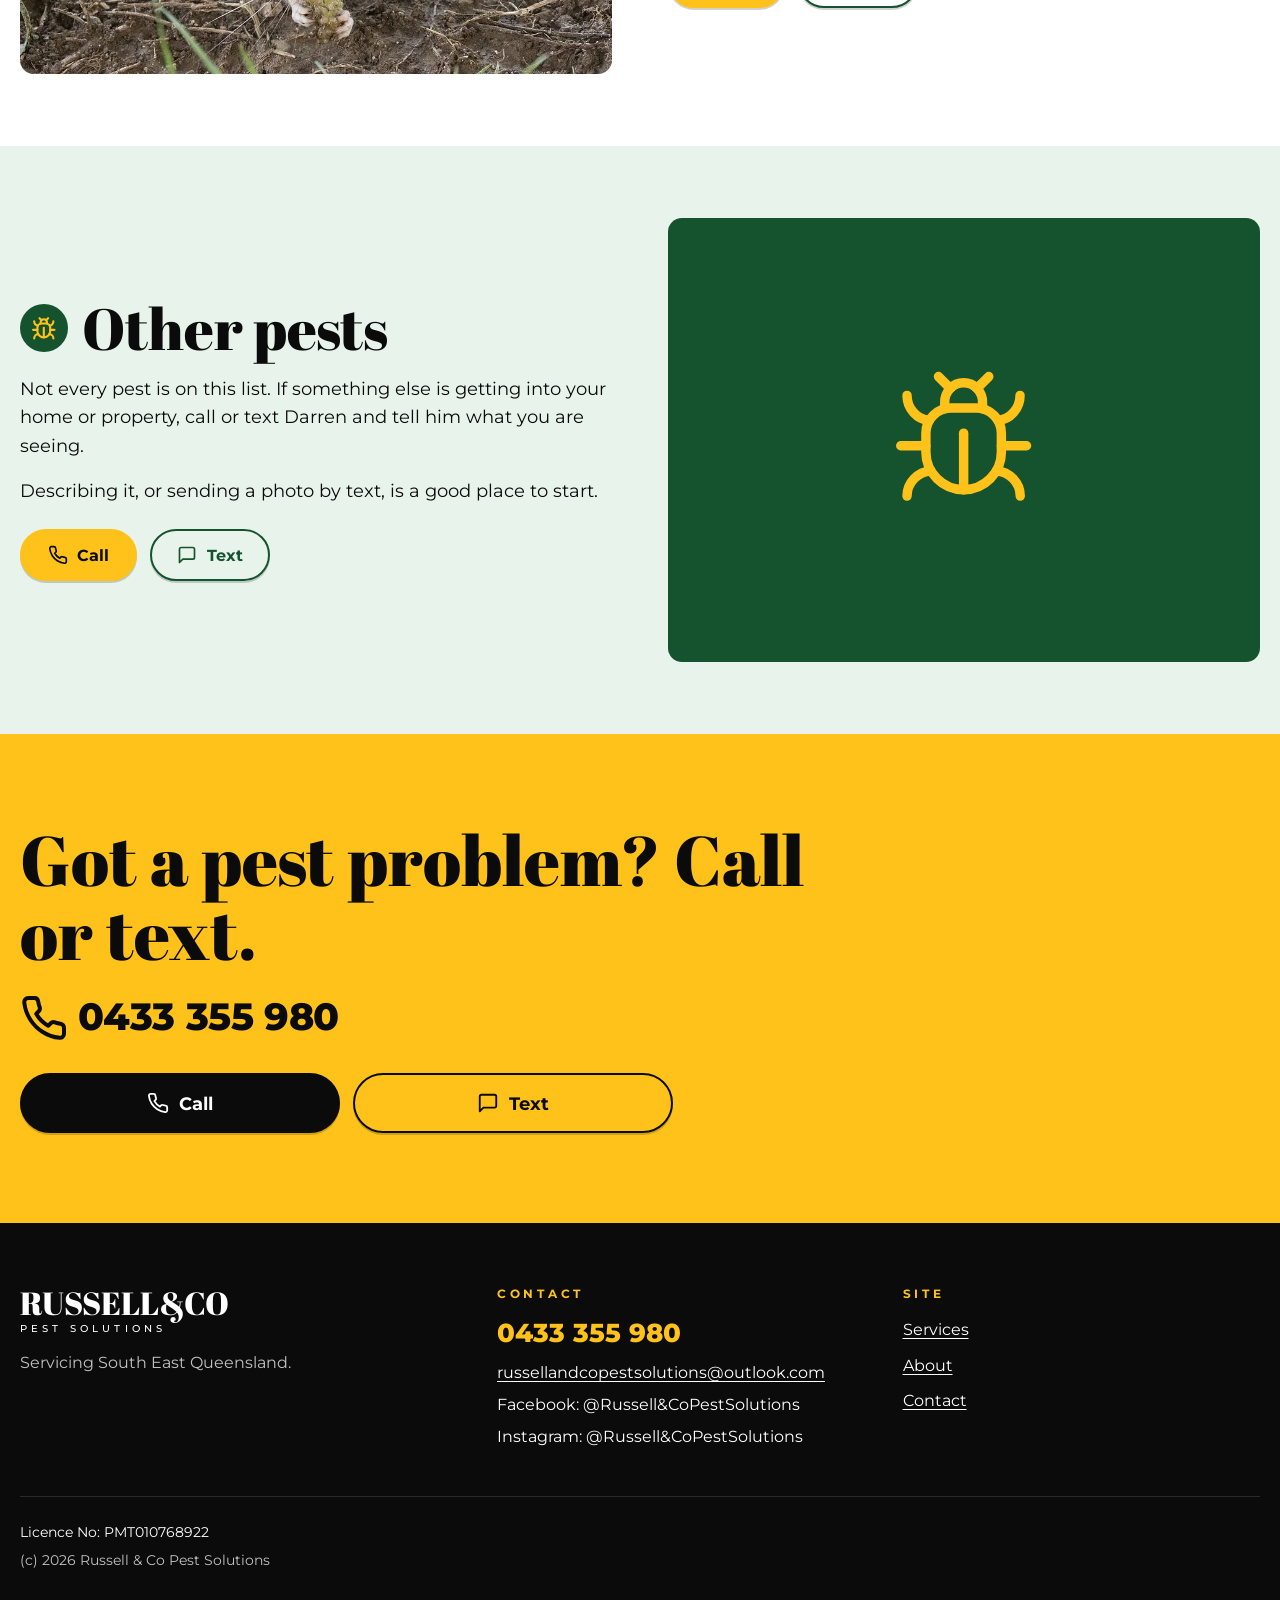
<file: services.html>
<!DOCTYPE html>
<html lang="en-AU">
<head>
<meta charset="utf-8">
<meta name="viewport" content="width=device-width, initial-scale=1">
<title>Services | Russell &amp; Co Pest Solutions</title>
<meta name="description" content="Ants, cockroaches, spiders, termites, rodents and other pests. Call or text Darren on 0433 355 980 to talk through your problem.">
<meta name="theme-color" content="#14532D">
<meta property="og:title" content="Services | Russell &amp; Co Pest Solutions">
<meta property="og:description" content="Ants, cockroaches, spiders, termites, rodents and other pests. Call or text Darren on 0433 355 980 to talk through your problem.">
<meta property="og:type" content="website">
<meta property="og:image" content="images/og-image.png">
<meta name="twitter:card" content="summary_large_image">
<link rel="icon" href="images/favicon.svg" type="image/svg+xml">
<link rel="icon" href="images/favicon-32.png" sizes="32x32" type="image/png">
<link rel="apple-touch-icon" href="images/apple-touch-icon.png">
<link rel="preconnect" href="https://fonts.googleapis.com">
<link rel="preconnect" href="https://fonts.gstatic.com" crossorigin>
<link href="https://fonts.googleapis.com/css2?family=Abril+Fatface&amp;family=Montserrat:wght@400;500;700;800&amp;display=swap" rel="stylesheet">
<link rel="stylesheet" href="styles.css">
<script src="main.js" defer></script>
</head>
<body class="has-callbar">
<svg class="visually-hidden" xmlns="http://www.w3.org/2000/svg" aria-hidden="true" focusable="false" width="0" height="0">
<symbol id="i-phone" viewBox="0 0 24 24"><path d="M22 16.92v3a2 2 0 0 1-2.18 2 19.79 19.79 0 0 1-8.63-3.07 19.5 19.5 0 0 1-6-6 19.79 19.79 0 0 1-3.07-8.67A2 2 0 0 1 4.11 2h3a2 2 0 0 1 2 1.72 12.84 12.84 0 0 0 .7 2.81 2 2 0 0 1-.45 2.11L8.09 9.91a16 16 0 0 0 6 6l1.27-1.27a2 2 0 0 1 2.11-.45 12.84 12.84 0 0 0 2.81.7A2 2 0 0 1 22 16.92z" /></symbol>
<symbol id="i-message-square" viewBox="0 0 24 24"><path d="M21 15a2 2 0 0 1-2 2H7l-4 4V5a2 2 0 0 1 2-2h14a2 2 0 0 1 2 2z" /></symbol>
<symbol id="i-mail" viewBox="0 0 24 24"><rect width="20" height="16" x="2" y="4" rx="2" /> <path d="m22 7-8.97 5.7a1.94 1.94 0 0 1-2.06 0L2 7" /></symbol>
<symbol id="i-star" viewBox="0 0 24 24"><path d="M11.525 2.295a.53.53 0 0 1 .95 0l2.31 4.679a2.123 2.123 0 0 0 1.595 1.16l5.166.756a.53.53 0 0 1 .294.904l-3.736 3.638a2.123 2.123 0 0 0-.611 1.878l.882 5.14a.53.53 0 0 1-.771.56l-4.618-2.428a2.122 2.122 0 0 0-1.973 0L6.396 21.01a.53.53 0 0 1-.77-.56l.881-5.139a2.122 2.122 0 0 0-.611-1.879L2.16 9.795a.53.53 0 0 1 .294-.906l5.165-.755a2.122 2.122 0 0 0 1.597-1.16z" /></symbol>
<symbol id="i-badge-check" viewBox="0 0 24 24"><path d="M3.85 8.62a4 4 0 0 1 4.78-4.77 4 4 0 0 1 6.74 0 4 4 0 0 1 4.78 4.78 4 4 0 0 1 0 6.74 4 4 0 0 1-4.77 4.78 4 4 0 0 1-6.75 0 4 4 0 0 1-4.78-4.77 4 4 0 0 1 0-6.76Z" /> <path d="m9 12 2 2 4-4" /></symbol>
<symbol id="i-house" viewBox="0 0 24 24"><path d="M15 21v-8a1 1 0 0 0-1-1h-4a1 1 0 0 0-1 1v8" /> <path d="M3 10a2 2 0 0 1 .709-1.528l7-5.999a2 2 0 0 1 2.582 0l7 5.999A2 2 0 0 1 21 10v9a2 2 0 0 1-2 2H5a2 2 0 0 1-2-2z" /></symbol>
<symbol id="i-truck" viewBox="0 0 24 24"><path d="M14 18V6a2 2 0 0 0-2-2H4a2 2 0 0 0-2 2v11a1 1 0 0 0 1 1h2" /> <path d="M15 18H9" /> <path d="M19 18h2a1 1 0 0 0 1-1v-3.65a1 1 0 0 0-.22-.624l-3.48-4.35A1 1 0 0 0 17.52 8H14" /> <circle cx="17" cy="18" r="2" /> <circle cx="7" cy="18" r="2" /></symbol>
<symbol id="i-user-round" viewBox="0 0 24 24"><circle cx="12" cy="8" r="5" /> <path d="M20 21a8 8 0 0 0-16 0" /></symbol>
<symbol id="i-search" viewBox="0 0 24 24"><circle cx="11" cy="11" r="8" /> <path d="m21 21-4.3-4.3" /></symbol>
<symbol id="i-rat" viewBox="0 0 24 24"><path d="M17 5c0-1.7-1.3-3-3-3s-3 1.3-3 3c0 .8.3 1.5.8 2H11c-3.9 0-7 3.1-7 7c0 2.2 1.8 4 4 4" /> <path d="M16.8 3.9c.3-.3.6-.5 1-.7 1.5-.6 3.3.1 3.9 1.6.6 1.5-.1 3.3-1.6 3.9l1.6 2.8c.2.3.2.7.2 1-.2.8-.9 1.2-1.7 1.1 0 0-1.6-.3-2.7-.6H17c-1.7 0-3 1.3-3 3" /> <path d="M13.2 18a3 3 0 0 0-2.2-5" /> <path d="M13 22H4a2 2 0 0 1 0-4h12" /> <path d="M16 9h.01" /></symbol>
<symbol id="i-bug" viewBox="0 0 24 24"><path d="m8 2 1.88 1.88" /> <path d="M14.12 3.88 16 2" /> <path d="M9 7.13v-1a3.003 3.003 0 1 1 6 0v1" /> <path d="M12 20c-3.3 0-6-2.7-6-6v-3a4 4 0 0 1 4-4h4a4 4 0 0 1 4 4v3c0 3.3-2.7 6-6 6" /> <path d="M12 20v-9" /> <path d="M6.53 9C4.6 8.8 3 7.1 3 5" /> <path d="M6 13H2" /> <path d="M3 21c0-2.1 1.7-3.9 3.8-4" /> <path d="M20.97 5c0 2.1-1.6 3.8-3.5 4" /> <path d="M22 13h-4" /> <path d="M17.2 17c2.1.1 3.8 1.9 3.8 4" /></symbol>
<symbol id="i-spray-can" viewBox="0 0 24 24"><path d="M3 3h.01" /> <path d="M7 5h.01" /> <path d="M11 7h.01" /> <path d="M3 7h.01" /> <path d="M7 9h.01" /> <path d="M3 11h.01" /> <rect width="4" height="4" x="15" y="5" /> <path d="m19 9 2 2v10c0 .6-.4 1-1 1h-6c-.6 0-1-.4-1-1V11l2-2" /> <path d="m13 14 8-2" /> <path d="m13 19 8-2" /></symbol>
<symbol id="i-check" viewBox="0 0 24 24"><path d="M20 6 9 17l-5-5" /></symbol>
<symbol id="i-ant" viewBox="0 0 24 24"><circle cx="12" cy="5.5" r="2"/><ellipse cx="12" cy="11.2" rx="1.8" ry="2.2"/><ellipse cx="12" cy="18" rx="2.8" ry="3.6"/><path d="M10.3 9.8 5 7M10.2 11.4 4.5 12.2M10.4 13 6 18M13.7 9.8 19 7M13.8 11.4 19.5 12.2M13.6 13 18 18M11 3.9 9 1.5M13 3.9 15 1.5"/></symbol>
<symbol id="i-spider" viewBox="0 0 24 24"><circle cx="12" cy="9" r="2"/><circle cx="12" cy="15" r="3.6"/><path d="M10.2 8.4 5.5 5 3 1.5M10.1 9.8 4 9.5 1.5 6.5M10 14 4 14.5 1.5 18M10.4 16.5 6 20 4.5 23M13.8 8.4 18.5 5 21 1.5M13.9 9.8 20 9.5 22.5 6.5M14 14 20 14.5 22.5 18M13.6 16.5 18 20 19.5 23"/></symbol>
<symbol id="i-cockroach" viewBox="0 0 24 24"><ellipse cx="12" cy="14.5" rx="4.5" ry="7"/><circle cx="12" cy="5.8" r="1.7"/><path d="M12 8.5V21.5M7.6 11.5 3 9M7.5 14.5 2.5 15.5M8 18 4 21.5M16.4 11.5 21 9M16.5 14.5 21.5 15.5M16 18 20 21.5M11 4.3 7 1M13 4.3 17 1"/></symbol>
<symbol id="i-termite" viewBox="0 0 24 24"><circle cx="12" cy="5" r="2.4"/><ellipse cx="12" cy="15" rx="4.2" ry="6.5"/><path d="M8 13.5H16M8.2 17H15.8M8 8 5 5.5M16 8 19 5.5M9.3 7 6.5 2.5M14.7 7 17.5 2.5M7.9 12 4 12.5M16.1 12 20 12.5"/></symbol>
</svg>
<a class="skip-link" href="#main">Skip to content</a>
<header class="site-header">
<div class="container header-inner">
<!-- FALLBACK WORDMARK: replace with real logo -->
<a class="brand" href="index.html" aria-label="Russell &amp; Co Pest Solutions, home">
<span class="brand-name" aria-hidden="true">RUSSELL&amp;CO</span>
<span class="brand-sub" aria-hidden="true">Pest Solutions</span>
</a>
<a class="btn btn-amber header-call" href="tel:+61433355980"><svg class="icon" aria-hidden="true" focusable="false"><use href="#i-phone"/></svg><span>Call <span class="num">0433 355 980</span></span></a>
<button class="nav-toggle" type="button" aria-expanded="false" aria-controls="site-nav">Menu</button>
<nav class="site-nav" id="site-nav" aria-label="Main">
<ul>
<li><a href="services.html" aria-current="page">Services</a></li>
<li><a href="about.html">About</a></li>
<li><a href="contact.html">Contact</a></li>
</ul>
</nav>
</div>
</header>
<main id="main">
<section class="page-head dark" data-callbar-trigger>
<div class="container">
<p class="eyebrow">Services</p>
<h1>What we treat.</h1>
<p class="lead">Call or text Darren to talk through your problem.</p>
</div>
</section>

<section class="svc reveal" id="ants" aria-labelledby="ants-h">
<div class="container svc-grid">
<figure class="svc-media"><picture><source srcset="images/pest-ants.webp" type="image/webp"><img src="images/pest-ants.jpg" alt="Close-up photo of an ant, front on" width="1000" height="664" loading="lazy"></picture></figure>
<div>
<div class="svc-title"><span class="card-icon"><svg class="icon" aria-hidden="true" focusable="false"><use href="#i-ant"/></svg></span><h2 id="ants-h">Ants</h2></div>
<p>Ants live in colonies, with nests in soil, under paving, in wall cavities and in timber. Common signs are trails along benches, walls and floors, ants around food and sweet spills, and small piles of soil near paving edges.</p>
<p>A trail you can see is usually only part of the colony. If they keep coming back, it is worth having a licensed professional look at it.</p>
<div class="btn-row"><a class="btn btn-amber" href="tel:+61433355980"><svg class="icon" aria-hidden="true" focusable="false"><use href="#i-phone"/></svg>Call</a><a class="btn btn-ghost" href="sms:+61433355980"><svg class="icon" aria-hidden="true" focusable="false"><use href="#i-message-square"/></svg>Text</a></div>
</div>
</div>
</section>

<section class="svc bg-mint flip reveal" id="cockroaches" aria-labelledby="cockroaches-h">
<div class="container svc-grid">
<figure class="svc-media"><picture><source srcset="images/pest-cockroaches.webp" type="image/webp"><img src="images/pest-cockroaches.jpg" alt="Close-up photo of a cockroach on a surface" width="1000" height="667" loading="lazy"></picture></figure>
<div>
<div class="svc-title"><span class="card-icon"><svg class="icon" aria-hidden="true" focusable="false"><use href="#i-cockroach"/></svg></span><h2 id="cockroaches-h">Cockroaches</h2></div>
<p>Cockroaches stay hidden during the day and come out at night, so seeing one in daylight can mean there are more nearby. Signs include small dark droppings, egg cases, a musty smell and the odd live one in kitchens, bathrooms and laundries.</p>
<p>They can spread germs across food and surfaces, which is why it is worth getting them looked at early.</p>
<div class="btn-row"><a class="btn btn-amber" href="tel:+61433355980"><svg class="icon" aria-hidden="true" focusable="false"><use href="#i-phone"/></svg>Call</a><a class="btn btn-ghost" href="sms:+61433355980"><svg class="icon" aria-hidden="true" focusable="false"><use href="#i-message-square"/></svg>Text</a></div>
</div>
</div>
</section>

<section class="svc reveal" id="spiders" aria-labelledby="spiders-h">
<div class="container svc-grid">
<div class="svc-media svc-media--icon" aria-hidden="true"><svg class="icon" aria-hidden="true" focusable="false"><use href="#i-spider"/></svg></div>
<div>
<div class="svc-title"><span class="card-icon"><svg class="icon" aria-hidden="true" focusable="false"><use href="#i-spider"/></svg></span><h2 id="spiders-h">Spiders</h2></div>
<p>Most spiders around the home are harmless, but a few Australian species can give a painful or dangerous bite. Signs include webs in corners, eaves, sheds and around windows, and spiders turning up indoors.</p>
<p>If you are not sure what you are dealing with, it is worth having it checked rather than guessing.</p>
<div class="btn-row"><a class="btn btn-amber" href="tel:+61433355980"><svg class="icon" aria-hidden="true" focusable="false"><use href="#i-phone"/></svg>Call</a><a class="btn btn-ghost" href="sms:+61433355980"><svg class="icon" aria-hidden="true" focusable="false"><use href="#i-message-square"/></svg>Text</a></div>
</div>
</div>
</section>

<section class="svc bg-mint flip reveal" id="termites" aria-labelledby="termites-h">
<div class="container svc-grid">
<div class="svc-media svc-media--icon" aria-hidden="true"><svg class="icon" aria-hidden="true" focusable="false"><use href="#i-termite"/></svg></div>
<div>
<div class="svc-title"><span class="card-icon"><svg class="icon" aria-hidden="true" focusable="false"><use href="#i-termite"/></svg></span><h2 id="termites-h">Termites</h2></div>
<p>Termites eat timber from the inside and can be active for a long time before anyone notices. Signs include mud tubes on walls or foundations, timber that sounds hollow when tapped, and damaged skirting boards or door frames.</p>
<p>If you suspect termite activity, it is worth having a licensed professional look at it.</p>
<div class="btn-row"><a class="btn btn-amber" href="tel:+61433355980"><svg class="icon" aria-hidden="true" focusable="false"><use href="#i-phone"/></svg>Call</a><a class="btn btn-ghost" href="sms:+61433355980"><svg class="icon" aria-hidden="true" focusable="false"><use href="#i-message-square"/></svg>Text</a></div>
</div>
</div>
</section>

<section class="svc reveal" id="rodents" aria-labelledby="rodents-h">
<div class="container svc-grid">
<figure class="svc-media"><picture><source srcset="images/pest-rodents.webp" type="image/webp"><img src="images/pest-rodents.jpg" alt="Photo of a brown rat" width="1000" height="717" loading="lazy"></picture></figure>
<div>
<div class="svc-title"><span class="card-icon"><svg class="icon" aria-hidden="true" focusable="false"><use href="#i-rat"/></svg></span><h2 id="rodents-h">Rodents</h2></div>
<p>Rats and mice get in through very small gaps and nest in roof voids, walls and sheds. Signs include droppings, gnaw marks, scratching sounds at night and chewed food packaging.</p>
<p>Rodents can carry disease and chew through wiring, so it is worth dealing with them early.</p>
<div class="btn-row"><a class="btn btn-amber" href="tel:+61433355980"><svg class="icon" aria-hidden="true" focusable="false"><use href="#i-phone"/></svg>Call</a><a class="btn btn-ghost" href="sms:+61433355980"><svg class="icon" aria-hidden="true" focusable="false"><use href="#i-message-square"/></svg>Text</a></div>
</div>
</div>
</section>

<section class="svc bg-mint flip reveal" id="other" aria-labelledby="other-h">
<div class="container svc-grid">
<div class="svc-media svc-media--icon" aria-hidden="true"><svg class="icon" aria-hidden="true" focusable="false"><use href="#i-bug"/></svg></div>
<div>
<div class="svc-title"><span class="card-icon"><svg class="icon" aria-hidden="true" focusable="false"><use href="#i-bug"/></svg></span><h2 id="other-h">Other pests</h2></div>
<p>Not every pest is on this list. If something else is getting into your home or property, call or text Darren and tell him what you are seeing.</p>
<p>Describing it, or sending a photo by text, is a good place to start.</p>
<div class="btn-row"><a class="btn btn-amber" href="tel:+61433355980"><svg class="icon" aria-hidden="true" focusable="false"><use href="#i-phone"/></svg>Call</a><a class="btn btn-ghost" href="sms:+61433355980"><svg class="icon" aria-hidden="true" focusable="false"><use href="#i-message-square"/></svg>Text</a></div>
</div>
</div>
</section>

<section class="section callband bg-amber reveal" aria-labelledby="call-h">
<div class="container">
<h2 id="call-h">Got a pest problem? Call or text.</h2>
<a class="hero-phone" href="tel:+61433355980" aria-label="Call 0433 355 980"><svg class="icon" aria-hidden="true" focusable="false"><use href="#i-phone"/></svg>0433 355 980</a>
<div class="btn-row"><a class="btn btn-amber btn-lg" href="tel:+61433355980"><svg class="icon" aria-hidden="true" focusable="false"><use href="#i-phone"/></svg>Call</a><a class="btn btn-ghost btn-lg" href="sms:+61433355980"><svg class="icon" aria-hidden="true" focusable="false"><use href="#i-message-square"/></svg>Text</a></div>
</div>
</section>
</main>
<footer class="site-footer">
<div class="container">
<div class="footer-grid">
<div>
<!-- FALLBACK WORDMARK: replace with real logo -->
<a class="brand on-dark" href="index.html" aria-label="Russell &amp; Co Pest Solutions, home">
<span class="brand-name" aria-hidden="true">RUSSELL&amp;CO</span>
<span class="brand-sub" aria-hidden="true">Pest Solutions</span>
</a>
<p class="muted footer-tag">Servicing South East Queensland.</p>
</div>
<div>
<h2>Contact</h2>
<p><a class="footer-phone" href="tel:+61433355980">0433 355 980</a></p>
<p><a href="mailto:russellandcopestsolutions@outlook.com">russellandcopestsolutions@outlook.com</a></p>
<p>Facebook: @Russell&amp;CoPestSolutions</p>
<p>Instagram: @Russell&amp;CoPestSolutions</p>
</div>
<div>
<h2>Site</h2>
<ul class="footer-links">
<li><a href="services.html">Services</a></li>
<li><a href="about.html">About</a></li>
<li><a href="contact.html">Contact</a></li>
</ul>
</div>
</div>
<div class="footer-base">
<p>Licence No: PMT010768922</p>
<p class="muted">(c) 2026 Russell &amp; Co Pest Solutions</p>
</div>
</div>
</footer>
<div class="callbar" id="callbar">
<a class="btn" href="tel:+61433355980"><svg class="icon" aria-hidden="true" focusable="false"><use href="#i-phone"/></svg>Call</a>
<a class="btn" href="sms:+61433355980"><svg class="icon" aria-hidden="true" focusable="false"><use href="#i-message-square"/></svg>Text</a>
</div>
</body>
</html>
</file>
<file: styles.css>
/* Russell & Co Pest Solutions. Green and amber, photo-led, call-first. */

:root {
  --ink: #0B0B0B;
  --paper: #FFFFFF;
  --fog: #F2F2F2;
  --graphite: #2A2A2A;
  --ash: #5C5C5C;
  --rule: #D9D9D9;

  --green: #14532D;
  --green-deep: #0C3A1F;
  --green-mid: #1F7A43;
  --mint: #E8F3EB;
  --amber: #FFC21A;
  --amber-deep: #F2B000;

  --font-display: "Abril Fatface", "Playfair Display", Georgia, serif;
  --font-body: "Montserrat", system-ui, -apple-system, "Segoe UI", Roboto, Arial, sans-serif;

  --gutter: 1rem;
  --maxw: 1240px;
  --radius: 14px;
  --section-y: clamp(3rem, 7vw, 6rem);
}

*, *::before, *::after { box-sizing: border-box; }

html {
  -webkit-text-size-adjust: 100%;
  text-size-adjust: 100%;
}

@media (prefers-reduced-motion: no-preference) {
  html { scroll-behavior: smooth; }
}

body {
  margin: 0;
  background: var(--paper);
  color: var(--ink);
  font-family: var(--font-body);
  font-size: 1rem;
  line-height: 1.6;
  overflow-x: hidden;
}

img { display: block; max-width: 100%; height: auto; }

a { color: inherit; text-underline-offset: 0.2em; }

h1, h2, h3 {
  margin: 0;
  font-family: var(--font-display);
  font-weight: 400;
  line-height: 1.05;
}

p { margin: 0 0 1rem; }

:focus-visible {
  outline: 3px solid var(--ink);
  outline-offset: 3px;
}

.dark :focus-visible,
.callbar :focus-visible {
  outline-color: var(--amber);
}

.skip-link {
  position: absolute;
  left: var(--gutter);
  top: -4rem;
  z-index: 100;
  padding: 0.8rem 1.2rem;
  background: var(--ink);
  color: var(--paper);
  font-weight: 700;
}
.skip-link:focus { top: var(--gutter); outline-color: var(--amber); }

.container {
  width: min(100% - 2 * var(--gutter), var(--maxw));
  margin-inline: auto;
}

.section { padding-block: var(--section-y); }
.bg-fog { background: var(--fog); }
.bg-mint { background: var(--mint); }
.dark { background: var(--green); color: var(--paper); }
.bg-amber { background: var(--amber); color: var(--ink); }

.icon {
  width: 1.25em;
  height: 1.25em;
  flex: none;
  fill: none;
  stroke: currentColor;
  stroke-width: 2;
  stroke-linecap: round;
  stroke-linejoin: round;
}

.eyebrow {
  margin: 0 0 0.9rem;
  font-family: var(--font-body);
  font-weight: 700;
  font-size: 0.78rem;
  line-height: 1.4;
  text-transform: uppercase;
  letter-spacing: 0.3em;
  color: var(--green-mid);
}
.dark .eyebrow { color: var(--amber); }
.bg-amber .eyebrow { color: var(--green); }

.muted { color: var(--ash); }
.dark .muted { color: rgba(255, 255, 255, 0.82); }

h2 { font-size: clamp(2rem, 4.6vw, 3.4rem); }

.lead {
  max-width: 40rem;
  font-size: clamp(1.05rem, 1.6vw, 1.25rem);
  line-height: 1.55;
}

/* Buttons */

.btn {
  display: inline-flex;
  align-items: center;
  justify-content: center;
  gap: 0.6rem;
  min-height: 52px;
  min-width: 44px;
  padding: 0.8rem 1.6rem;
  border: 2px solid var(--green);
  border-radius: 999px;
  background: var(--green);
  color: var(--paper);
  font-family: var(--font-body);
  font-weight: 700;
  font-size: 1rem;
  line-height: 1.2;
  text-decoration: none;
  box-shadow: 0 2px 0 rgba(0, 0, 0, 0.18);
  transition: background-color 0.15s, color 0.15s, border-color 0.15s;
  cursor: pointer;
}
.btn:hover { background: var(--paper); color: var(--green); }

.btn-amber { background: var(--amber); border-color: var(--amber); color: var(--ink); }
.btn-amber:hover { background: var(--ink); border-color: var(--ink); color: var(--amber); }

.btn-ghost { background: transparent; color: var(--green); }
.btn-ghost:hover { background: var(--green); color: var(--paper); }

.dark .btn-ghost { border-color: var(--paper); color: var(--paper); }
.dark .btn-ghost:hover { background: var(--paper); color: var(--green); }

.bg-amber .btn { background: var(--ink); border-color: var(--ink); color: var(--paper); }
.bg-amber .btn:hover { background: transparent; color: var(--ink); }
.bg-amber .btn-ghost { background: transparent; color: var(--ink); }
.bg-amber .btn-ghost:hover { background: var(--ink); color: var(--paper); }

.btn-lg { flex: 1 1 11rem; max-width: 20rem; min-height: 60px; font-size: 1.1rem; }

.btn-row {
  display: flex;
  flex-wrap: wrap;
  gap: 0.8rem;
  margin-top: 1.5rem;
}

/* Header */

.site-header {
  position: relative;
  z-index: 20;
  border-bottom: 1px solid var(--rule);
  background: var(--paper);
}

.header-inner {
  display: flex;
  flex-wrap: wrap;
  align-items: center;
  gap: 0.5rem;
  padding-block: 0.8rem;
}

.brand {
  display: inline-flex;
  flex-direction: column;
  margin-right: auto;
  color: var(--ink);
  text-decoration: none;
  line-height: 1;
}
.brand-name {
  font-family: var(--font-display);
  font-size: clamp(1.15rem, 5vw, 2rem);
  white-space: nowrap;
}
.brand-sub {
  margin-top: 0.35rem;
  font-family: var(--font-body);
  font-weight: 500;
  font-size: 0.62rem;
  text-transform: uppercase;
  letter-spacing: 0.42em;
  white-space: nowrap;
}
.dark .brand { color: var(--paper); }

.header-call { min-height: 44px; padding: 0.5rem 0.8rem; gap: 0.4rem; }
.header-call .num { display: none; }

.nav-toggle {
  display: none;
  min-height: 44px;
  min-width: 44px;
  padding: 0.5rem 0.7rem;
  border: 2px solid var(--green);
  border-radius: 999px;
  background: var(--paper);
  color: var(--green);
  font-family: var(--font-body);
  font-weight: 700;
  font-size: 1rem;
  cursor: pointer;
}
.js .nav-toggle { display: inline-flex; align-items: center; }
.nav-toggle[aria-expanded="true"] { background: var(--green); color: var(--paper); }

.site-nav { flex-basis: 100%; order: 3; }
.js .site-nav { display: none; }
.js .site-nav.is-open { display: block; }

.site-nav ul {
  display: flex;
  flex-direction: column;
  margin: 0;
  padding: 0;
  list-style: none;
}
.site-nav a {
  display: block;
  padding: 0.85rem 0;
  border-top: 1px solid var(--rule);
  font-weight: 700;
  text-decoration: none;
}
.site-nav a[aria-current="page"] { color: var(--green-mid); text-decoration: underline; text-decoration-thickness: 3px; text-underline-offset: 0.3em; }

@media (min-width: 768px) {
  .header-inner { flex-wrap: nowrap; gap: 2rem; padding-block: 1rem; }
  .header-call { order: 2; }
  .header-call .num { display: inline; }
  .js .nav-toggle { display: none; }
  .site-nav,
  .js .site-nav { display: block; flex-basis: auto; order: 1; margin-left: auto; }
  .site-nav ul { flex-direction: row; gap: 2rem; }
  .site-nav a { padding: 0.5rem 0; border-top: 0; }
}

/* Hero */

.hero { padding-block: clamp(2.2rem, 6vw, 5rem); overflow: hidden; }

.hero-grid { display: grid; gap: 2rem; align-items: center; }

.hero h1 {
  max-width: 14ch;
  font-size: clamp(2.4rem, 6.4vw, 4.8rem);
  line-height: 1;
}

.hero .lead { margin-top: 1.2rem; color: rgba(255, 255, 255, 0.92); }

.hero-phone {
  display: inline-flex;
  align-items: center;
  gap: 0.6rem;
  margin: 1.4rem 0 0;
  font-weight: 800;
  font-size: clamp(1.6rem, 5.4vw, 2.4rem);
  line-height: 1;
  letter-spacing: -0.01em;
  color: var(--amber);
  text-decoration: none;
}
.hero-phone:hover { text-decoration: underline; text-underline-offset: 0.2em; }

.badges {
  display: flex;
  flex-wrap: wrap;
  gap: 0.6rem;
  margin: 1.4rem 0 0;
  padding: 0;
  list-style: none;
}
.badge {
  display: inline-flex;
  align-items: center;
  gap: 0.5rem;
  padding: 0.5rem 0.9rem;
  border: 1px solid rgba(255, 255, 255, 0.35);
  border-radius: 999px;
  font-size: 0.85rem;
  font-weight: 700;
}
.badge .icon { color: var(--amber); }

.hero-media {
  display: grid;
  grid-template-columns: 1.2fr 1fr;
  grid-template-rows: 1fr 1fr;
  gap: 0.7rem;
  aspect-ratio: 1 / 0.9;
}
.hero-media figure { margin: 0; overflow: hidden; border-radius: var(--radius); background: var(--green-deep); }
.hero-media figure:first-child { grid-row: 1 / 3; }
.hero-media img { width: 100%; height: 100%; object-fit: cover; }

@media (min-width: 900px) {
  .hero-grid { grid-template-columns: 1.05fr 1fr; gap: 3.5rem; }
}

/* Trust strip */

.trust { padding-block: clamp(1.6rem, 4vw, 2.4rem); background: var(--amber); }
.trust ul {
  display: grid;
  gap: 1.1rem;
  margin: 0;
  padding: 0;
  list-style: none;
}
.trust li { display: flex; align-items: center; gap: 0.9rem; }
.trust .icon { width: 2.2rem; height: 2.2rem; }
.trust-label { display: block; font-size: 0.72rem; font-weight: 700; letter-spacing: 0.2em; text-transform: uppercase; }
.trust-value { display: block; font-weight: 800; font-size: clamp(1.05rem, 2vw, 1.35rem); line-height: 1.25; overflow-wrap: anywhere; }
.trust a { text-decoration-thickness: 2px; }

@media (min-width: 768px) {
  .trust ul { grid-template-columns: repeat(3, 1fr); gap: 2rem; }
}

/* Section heads */

.section-head { margin-bottom: clamp(1.6rem, 4vw, 2.6rem); }

/* Pest cards */

.cards {
  display: grid;
  grid-template-columns: 1fr;
  gap: 1rem;
  margin: 0;
  padding: 0;
  list-style: none;
}
.card {
  display: flex;
  flex-direction: column;
  height: 100%;
  overflow: hidden;
  border: 1px solid var(--rule);
  border-radius: var(--radius);
  background: var(--paper);
  color: var(--ink);
  text-decoration: none;
  box-shadow: 0 2px 0 rgba(0, 0, 0, 0.06);
  transition: transform 0.15s, box-shadow 0.15s, border-color 0.15s;
}
.card:hover { transform: translateY(-3px); border-color: var(--green); box-shadow: 0 8px 0 rgba(20, 83, 45, 0.18); }
.card-img { aspect-ratio: 16 / 10; overflow: hidden; background: var(--mint); }
.card-img img { width: 100%; height: 100%; object-fit: cover; }
.card-body { display: flex; align-items: center; gap: 0.9rem; padding: 1rem 1.1rem 1.2rem; }
.card-icon {
  display: grid;
  place-items: center;
  width: 3rem;
  height: 3rem;
  flex: none;
  border-radius: 50%;
  background: var(--green);
  color: var(--amber);
}
.card-icon .icon { width: 1.6rem; height: 1.6rem; }
.card-name { font-family: var(--font-display); font-size: 1.6rem; line-height: 1; }
.card-more { display: block; margin-top: 0.25rem; font-size: 0.85rem; font-weight: 700; color: var(--green-mid); }

@media (min-width: 560px) {
  .cards { grid-template-columns: repeat(2, 1fr); }
}
@media (min-width: 900px) {
  .cards { grid-template-columns: repeat(3, 1fr); gap: 1.3rem; }
}

/* Two column text blocks */

.split { display: grid; gap: 1.2rem; }
@media (min-width: 768px) {
  .split { grid-template-columns: 1fr 1.4fr; gap: 3rem; align-items: start; }
}

.prose { max-width: 38rem; font-size: clamp(1.05rem, 1.5vw, 1.2rem); }

.points { display: grid; gap: 1rem; margin: 1.4rem 0 0; padding: 0; list-style: none; }
.points li { display: flex; align-items: center; gap: 0.9rem; font-weight: 700; }
.points .card-icon { width: 2.8rem; height: 2.8rem; }

/* Service area */

.area h2 { margin-bottom: 1.8rem; font-size: clamp(2.4rem, 8vw, 6rem); line-height: 0.98; text-transform: uppercase; }
.area p { max-width: 38rem; font-size: clamp(1.05rem, 1.5vw, 1.2rem); }
.chips { display: flex; flex-wrap: wrap; gap: 0.6rem; margin: 1.4rem 0; padding: 0; list-style: none; }
.chips li {
  display: inline-flex;
  align-items: center;
  gap: 0.5rem;
  padding: 0.55rem 1rem;
  border-radius: 999px;
  background: var(--paper);
  color: var(--green);
  font-weight: 700;
}

/* Closing call band */

.callband h2 { max-width: 18ch; font-size: clamp(2.2rem, 5.6vw, 4.4rem); }
.callband .hero-phone { color: var(--ink); margin-top: 1.4rem; }

/* Page head (inner pages) */

.page-head { padding-block: clamp(2.4rem, 6vw, 4.5rem); }
.page-head h1 { margin-bottom: 1.2rem; font-size: clamp(2.6rem, 7vw, 5.2rem); line-height: 1; }
.page-head .lead { color: rgba(255, 255, 255, 0.92); }

/* Services */

.svc { padding-block: clamp(2.6rem, 6vw, 4.5rem); scroll-margin-top: 1rem; }
.svc-grid { display: grid; gap: 1.6rem; align-items: center; }
.svc-media { margin: 0; overflow: hidden; border-radius: var(--radius); aspect-ratio: 4 / 3; background: var(--mint); }
.svc-media img { width: 100%; height: 100%; object-fit: cover; }
.svc-title { display: flex; align-items: center; gap: 0.9rem; margin-bottom: 1rem; }
.svc-title h2 { font-size: clamp(2.2rem, 5vw, 3.6rem); }
.svc p { max-width: 38rem; font-size: clamp(1.05rem, 1.4vw, 1.15rem); }
.svc:focus { outline: none; }

@media (min-width: 800px) {
  .svc-grid { grid-template-columns: 1fr 1fr; gap: 3.5rem; }
  .svc.flip .svc-media { order: 2; }
}

/* About */

.licence-number {
  margin: 0 0 1.2rem;
  font-weight: 800;
  font-size: clamp(1.8rem, 8vw, 4.6rem);
  line-height: 1;
  letter-spacing: 0.02em;
  color: var(--amber);
}
.rating-line {
  display: flex;
  align-items: center;
  gap: 0.8rem;
  margin: 0 0 0.4rem;
  font-weight: 800;
  font-size: clamp(1.5rem, 4vw, 2.6rem);
  line-height: 1.1;
}
.stars { display: inline-flex; gap: 0.15rem; color: var(--amber-deep); }
.stars .icon { fill: currentColor; }

.credits { font-size: 0.8rem; }

/* Contact rows */

.rows { display: grid; gap: 0.9rem; margin: 0; padding: 0; list-style: none; }
.row {
  display: flex;
  align-items: center;
  gap: 1.1rem;
  min-height: 44px;
  padding: clamp(1rem, 3vw, 1.6rem);
  border: 2px solid var(--green);
  border-radius: var(--radius);
  background: var(--paper);
  color: var(--ink);
  text-decoration: none;
  transition: background-color 0.15s, color 0.15s;
}
.row:hover { background: var(--green); color: var(--paper); }
.row:focus-visible:hover { outline-color: var(--ink); }
.row .card-icon { width: 3.4rem; height: 3.4rem; }
.row .eyebrow { margin: 0; }
.row:hover .eyebrow { color: var(--amber); }
.row-value { display: block; font-weight: 800; font-size: clamp(1.2rem, 5vw, 2.4rem); line-height: 1.15; overflow-wrap: anywhere; }
.rows-section { padding-bottom: clamp(2.5rem, 6vw, 4.5rem); }

.socials { margin: 0; padding: 0; list-style: none; font-size: clamp(1.05rem, 1.6vw, 1.3rem); }
.socials li { padding-block: 0.4rem; overflow-wrap: anywhere; }
.socials strong { font-weight: 800; }

/* Footer */

.site-footer {
  padding-block: clamp(2.5rem, 6vw, 4rem) 2rem;
  background: var(--ink);
  color: var(--paper);
}
.footer-grid { display: grid; gap: 2rem; }
.footer-grid h2 {
  margin-bottom: 0.8rem;
  font-family: var(--font-body);
  font-size: 0.78rem;
  font-weight: 700;
  text-transform: uppercase;
  letter-spacing: 0.3em;
  color: var(--amber);
}
.footer-grid p { margin-bottom: 0.4rem; }
.footer-grid a { overflow-wrap: anywhere; }
.footer-phone { font-weight: 800; font-size: 1.6rem; text-decoration: none; color: var(--amber); }
.footer-phone:hover { text-decoration: underline; }
.footer-links { margin: 0; padding: 0; list-style: none; }
.footer-links a { display: inline-block; padding-block: 0.3rem; }
.footer-tag { margin-top: 1rem; }
.footer-base {
  margin-top: 2.5rem;
  padding-top: 1.5rem;
  border-top: 1px solid var(--graphite);
  font-size: 0.9rem;
}
.footer-base p { margin: 0 0 0.3rem; }
.site-footer .muted { color: rgba(255, 255, 255, 0.75); }
.site-footer :focus-visible { outline-color: var(--amber); }

@media (min-width: 768px) {
  .footer-grid { grid-template-columns: 1.2fr 1fr 1fr; gap: 3rem; }
}

/* Sticky mobile call bar */

.callbar { display: none; }

@media (max-width: 767.98px) {
  .callbar {
    position: fixed;
    left: 0;
    right: 0;
    bottom: 0;
    z-index: 50;
    display: flex;
    gap: 0.6rem;
    padding: 0.6rem var(--gutter) calc(0.6rem + env(safe-area-inset-bottom));
    background: var(--ink);
    transform: translateY(100%);
    visibility: hidden;
    transition: transform 0.2s, visibility 0.2s;
  }
  .callbar.is-visible { transform: none; visibility: visible; }
  .callbar .btn { flex: 1 1 0; min-height: 52px; box-shadow: none; }
  .callbar .btn:first-child { background: var(--amber); border-color: var(--amber); color: var(--ink); }
  .callbar .btn:last-child { background: transparent; border-color: var(--paper); color: var(--paper); }
  .has-callbar .site-footer { padding-bottom: calc(6rem + env(safe-area-inset-bottom)); }
}

/* Scroll reveal. Hidden state only exists when JS adds the class. */

.reveal-ready .reveal {
  opacity: 0;
  transform: translateY(16px);
  transition: opacity 0.5s ease, transform 0.5s ease;
}
.reveal-ready .reveal.is-in { opacity: 1; transform: none; }

/* Utilities */

.visually-hidden {
  position: absolute;
  width: 1px;
  height: 1px;
  margin: -1px;
  padding: 0;
  overflow: hidden;
  clip: rect(0, 0, 0, 0);
  white-space: nowrap;
  border: 0;
}

@media (prefers-reduced-motion: reduce) {
  *, *::before, *::after {
    animation: none !important;
    transition: none !important;
    scroll-behavior: auto !important;
  }
}

/* Icon-only image panels (no photo available) */

.card-img--icon,
.svc-media--icon {
  display: grid;
  place-items: center;
  background: var(--green);
  color: var(--amber);
}
.card-img--icon .icon,
.svc-media--icon .icon { width: 34%; height: 34%; stroke-width: 1.5; }

.brand.on-dark { color: var(--paper); }

.credits h2 { margin-bottom: 0.6rem; font-family: var(--font-body); font-size: 0.78rem; font-weight: 700; text-transform: uppercase; letter-spacing: 0.3em; }
.credits ul { margin: 0; padding: 0; list-style: none; color: var(--ash); }
.credits a { color: inherit; }
</file>
